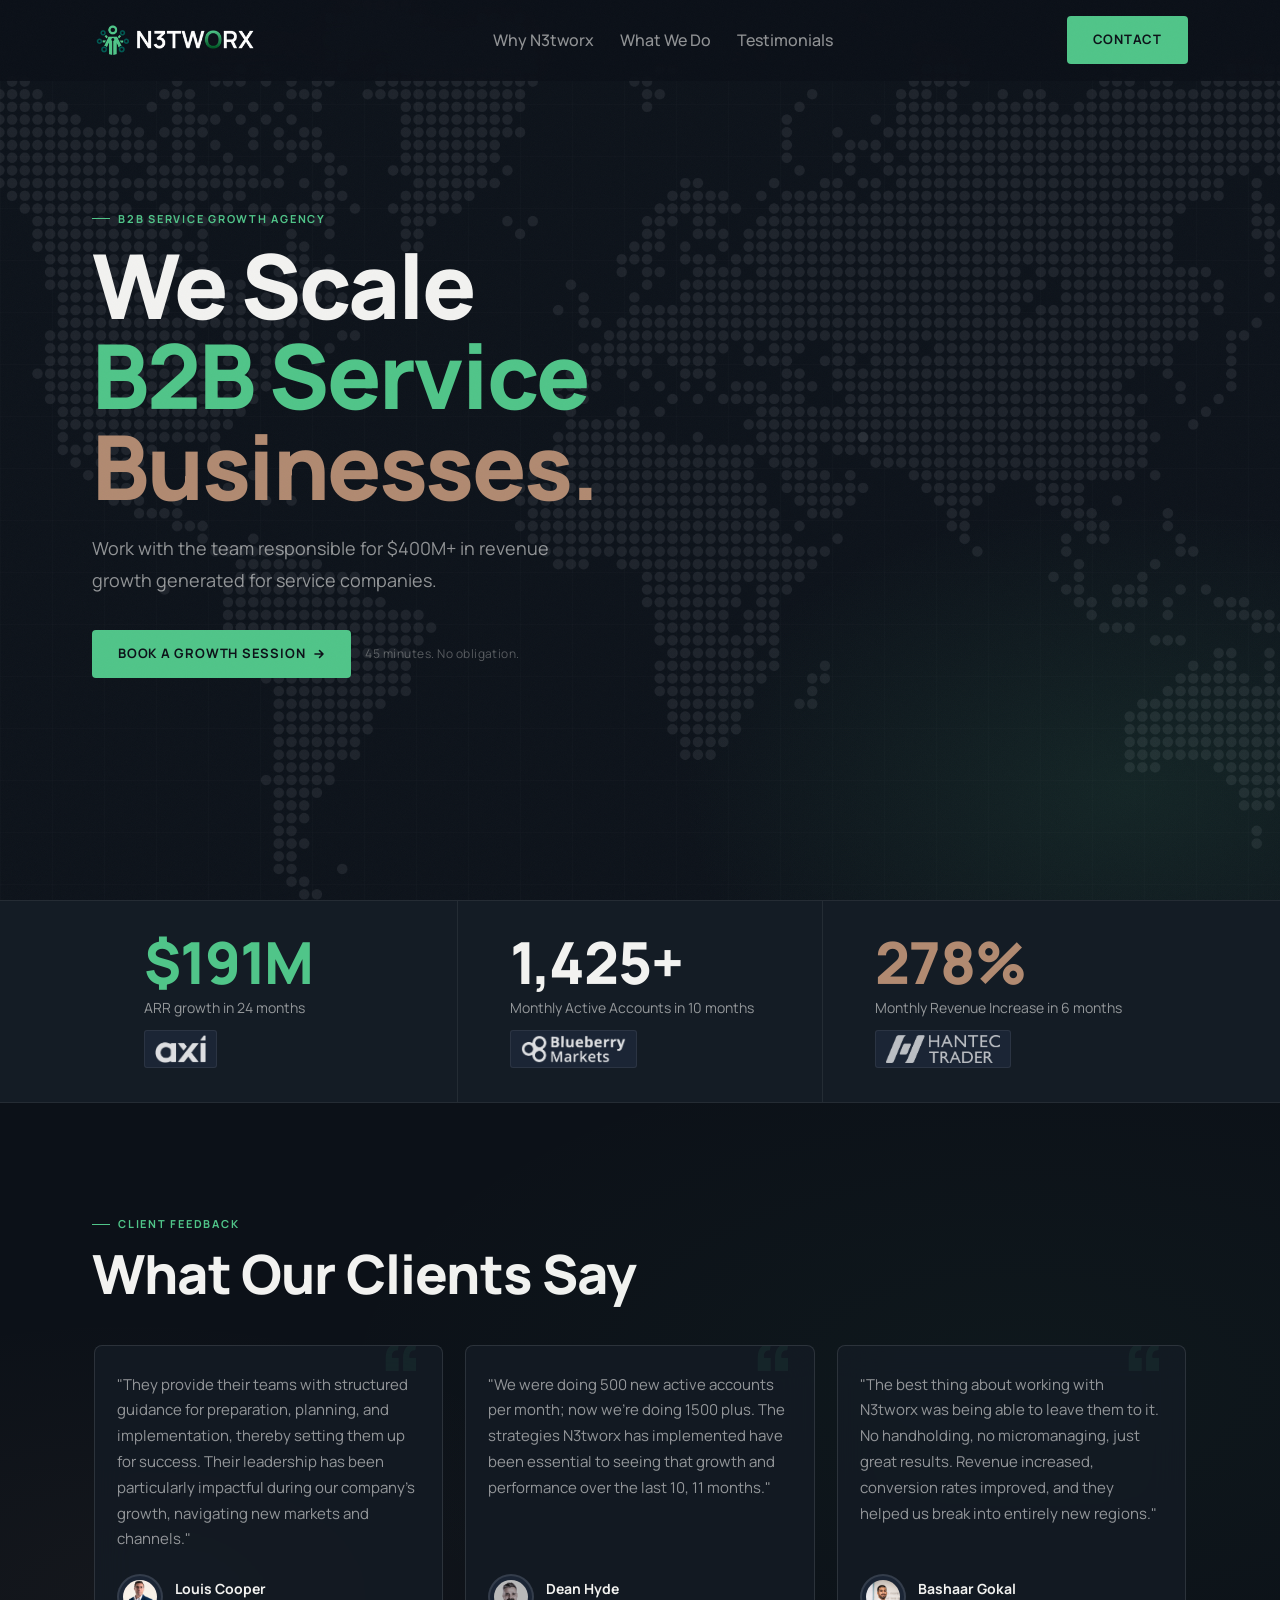
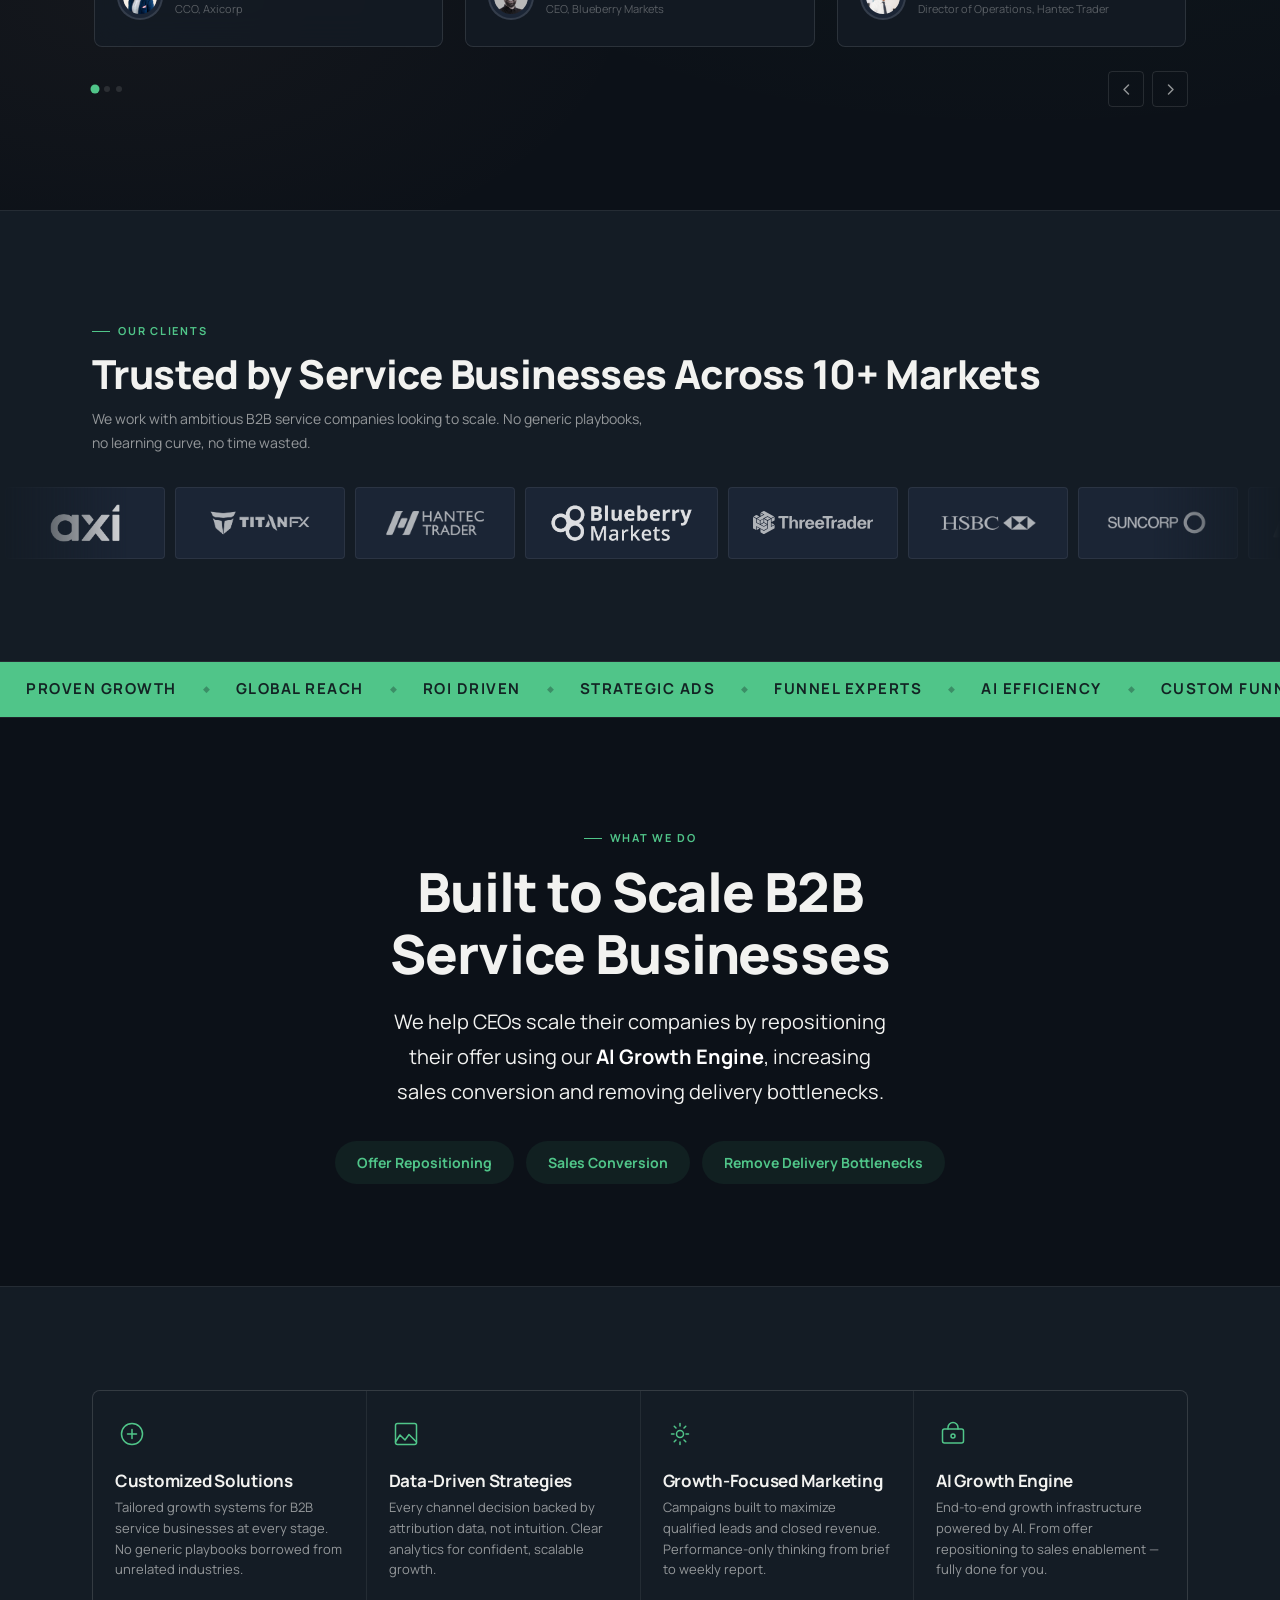
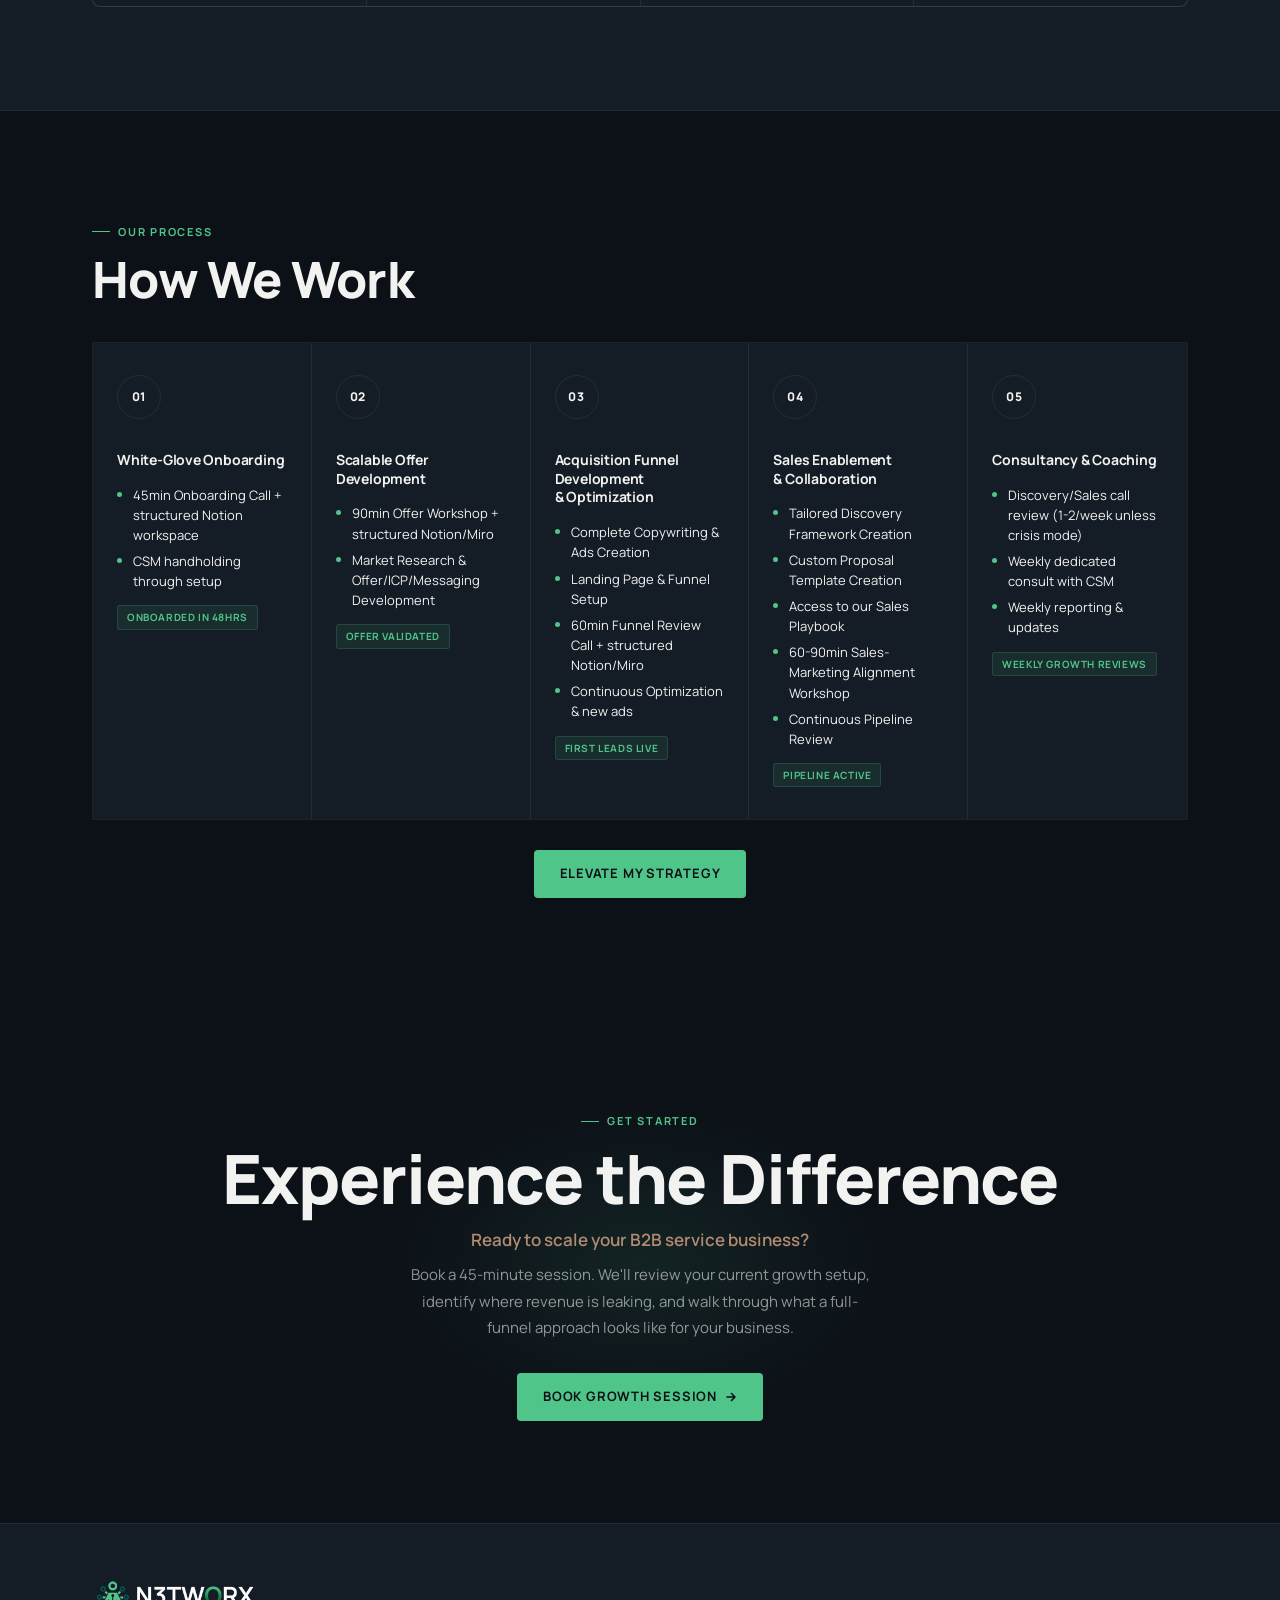
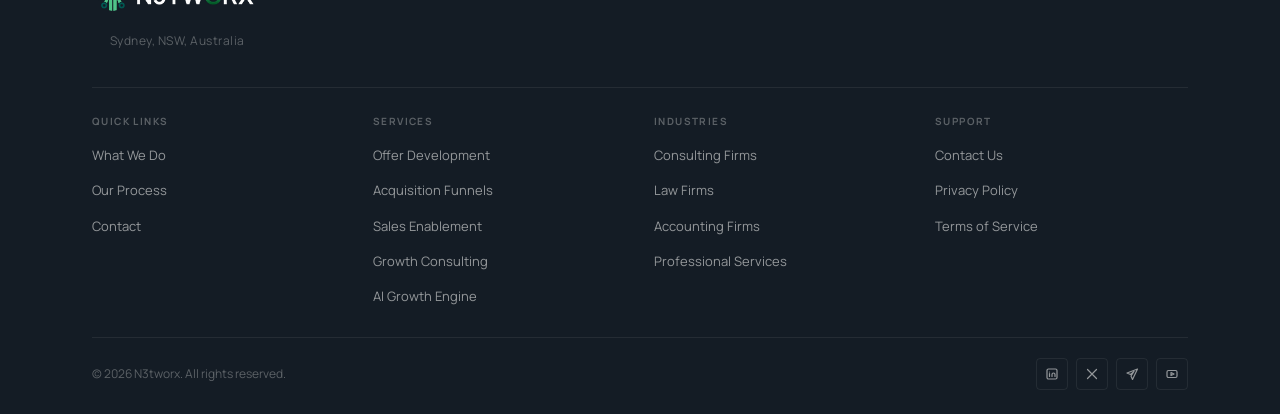
<file: index.html>
<!DOCTYPE html>
<html lang="en">
<head>
  <meta charset="UTF-8" />
  <meta name="viewport" content="width=device-width, initial-scale=1.0" />
  <title>N3TWORX | The Growth Agency for B2B Service Businesses</title>
  <meta name="description" content="N3TWORX helps B2B service businesses scale revenue with our proven AI Growth Engine. Work with the team behind $400M+ in client revenue growth." />
  <meta property="og:title" content="N3TWORX | The Growth Agency for B2B Service Businesses" />
  <meta property="og:description" content="N3TWORX helps B2B service businesses scale revenue with our proven AI Growth Engine. $400M+ in client revenue growth." />
  <meta property="og:type" content="website" />
  <meta property="og:image" content="assets/SecondaryLogo-o6o0X.png" />
  <link rel="icon" type="image/png" href="assets/Icon Logo dark.png" />
  <link rel="preconnect" href="https://fonts.googleapis.com" />
  <link rel="preconnect" href="https://fonts.gstatic.com" crossorigin />
  <link href="https://fonts.googleapis.com/css2?family=Manrope:wght@300;400;500;600;700;800&display=swap" rel="stylesheet" />
  <link rel="stylesheet" href="assets/style.css?v=2" />
  <style>
/* What We Do */
#what-we-do{background:var(--bg2);border-top:1px solid var(--border);}
.wtd-inner{text-align:center;max-width:840px;margin:0 auto;}
.wtd-inner h2{font-size:clamp(28px,4.5vw,54px);font-weight:800;margin-bottom:20px;line-height:1.15;text-wrap:balance;}
.wtd-body{font-size:clamp(16px,1.8vw,20px);color:var(--muted);line-height:1.75;max-width:720px;margin:0 auto 32px;text-wrap:balance;}
.wtd-body strong{color:#fff;}
.wtd-pills{display:flex;flex-wrap:wrap;gap:12px;justify-content:center;}
.wtd-pill{padding:10px 22px;border-radius:100px;font-size:14px;font-weight:700;border:1.5px solid var(--border-e);color:var(--emerald);background:rgba(80,197,137,.08);}
/* Process Grid */
.proc-grid{display:grid;grid-template-columns:repeat(5,1fr);gap:0;border:1px solid var(--border);border-radius:var(--radius-lg);overflow:hidden;}
.proc-grid .proc-step{padding:32px 24px;border-bottom:none!important;border-right:1px solid var(--border);flex-direction:column;align-items:flex-start;gap:18px;}
.proc-grid .p-body h4{font-size:14px;font-weight:700;line-height:1.35;margin-bottom:12px;text-wrap:balance;}
.proc-grid .proc-step:last-child{border-right:none;}
.proc-grid .p-num{width:44px;height:44px;border-radius:50%;border:1.5px solid var(--border);background:var(--bg3);display:flex;align-items:center;justify-content:center;font-size:12px;font-weight:800;letter-spacing:.06em;color:var(--subtle);min-width:unset;padding-top:0;transition:border-color .2s,color .2s;}
.proc-grid .p-active .p-num,.proc-grid .proc-step:hover .p-num{border-color:var(--emerald);color:var(--emerald);}
.proc-bullets{list-style:none;padding:0;margin:0 0 8px;}
.proc-bullets li{font-size:13px;color:var(--muted);line-height:1.55;padding:3px 0 3px 16px;position:relative;}
.proc-bullets li::before{content:'';position:absolute;left:0;top:10px;width:5px;height:5px;border-radius:50%;background:var(--emerald);}
@media(max-width:1100px){.proc-grid{grid-template-columns:repeat(3,1fr);}}
@media(max-width:900px){.proc-grid{grid-template-columns:1fr;}.proc-grid .proc-step{border-right:none!important;border-bottom:1px solid var(--border)!important;}.proc-grid .proc-step:last-child{border-bottom:none!important;}}
  </style>
  <script async src="https://www.googletagmanager.com/gtag/js?id=G-XXXXXXXXXX"></script>
  <script>window.dataLayer=window.dataLayer||[];function gtag(){dataLayer.push(arguments);}gtag('js',new Date());gtag('config','G-XXXXXXXXXX');</script>
  <!-- Meta Pixel Code -->
  <script>
  !function(f,b,e,v,n,t,s)
  {if(f.fbq)return;n=f.fbq=function(){n.callMethod?
  n.callMethod.apply(n,arguments):n.queue.push(arguments)};
  if(!f._fbq)f._fbq=n;n.push=n;n.loaded=!0;n.version='2.0';
  n.queue=[];t=b.createElement(e);t.async=!0;
  t.src=v;s=b.getElementsByTagName(e)[0];
  s.parentNode.insertBefore(t,s)}(window, document,'script',
  'https://connect.facebook.net/en_US/fbevents.js');
  fbq('init', '1268024767989132');
  fbq('track', 'PageView');
  </script>
  <noscript><img height="1" width="1" style="display:none"
  src="https://www.facebook.com/tr?id=1268024767989132&ev=PageView&noscript=1"
  /></noscript>
  <!-- End Meta Pixel Code -->
</head>
<body>

<!-- ============================================================
     NAVIGATION
     ============================================================ -->
<header id="nav" role="banner">
  <div class="nav-row">

    <a href="index.html" class="logotype" aria-label="N3TWORX home" style="display:inline-flex;align-items:center;flex-shrink:0;">
      <img src="assets/N3tworx%20logo_transparent.png"
           alt="N3TWORX"
           style="height:56px;width:auto;display:block;" />
    </a>

   <nav class="nav-links-d" aria-label="Primary navigation">
  <a href="#about">Why N3tworx</a>
  <a href="#what-we-do">What We Do</a>
  <a href="testimonials.html">Testimonials</a>
  </nav>

    <a href="https://cal.com/team/n3tworx/evaluation-vsl" class="btn-p nav-cta-d">Contact</a>

    <button class="ham" id="ham" aria-label="Toggle menu" aria-expanded="false">
      <span></span><span></span><span></span>
    </button>
  </div>

  <div class="drawer" id="drawer" aria-hidden="true" role="navigation" aria-label="Mobile navigation">
    <a href="index.html">Why N3tworx</a>
    <a href="#what-we-do">What We Do</a>
    <a href="testimonials.html">Testimonials</a>
    <a href="https://cal.com/team/n3tworx/evaluation-vsl" class="btn-p dcta"><span style="color:#0C1118!important;display:contents;">Book a Growth Session</span></a>
  </div>
</header>

<main>

<!-- ============================================================
     HERO  — world-map background
     ============================================================ -->
<section id="hero" aria-label="Hero">
  <div class="wrap">
    <div class="hero-inner">
      <div class="eyebrow">B2B Service Growth Agency</div>
      <h1 class="hero-h1">
        We Scale<br />
        <span class="g">B2B Service</span><br />
        <span class="c">Businesses.</span>
      </h1>
      <p class="hero-sub">
        Work with the team responsible for $400M+ in revenue growth generated for service companies.
      </p>
      <div class="hero-btns">
        <a href="https://cal.com/team/n3tworx/evaluation-vsl" class="btn-p">
          Book a Growth Session
          <svg width="12" height="12" viewBox="0 0 12 12" fill="none" aria-hidden="true">
            <path d="M2 6h8M6.5 2.5l3.5 3.5-3.5 3.5" stroke="currentColor" stroke-width="1.6" stroke-linecap="round" stroke-linejoin="round"/>
          </svg>
        </a>
        <span class="hero-note">45 minutes. No obligation.</span>
      </div>
    </div>
  </div>
</section>

<!-- ============================================================
     STATS
     ============================================================ -->
<section id="stats" aria-label="Client results">
  <div class="wrap">
    <div class="stats-wrap">

      <div class="stat fi">
        <div class="stat-n" data-from="50" data-to="200" data-pre="$" data-suf="M"
             style="color:var(--emerald)">$50M</div>
        <p class="stat-l">ARR growth in 24 months</p>
        <span class="stat-tag">
          <img src="assets/AXI-J4IXi.png" alt="AXI" class="stat-client-logo" style="height:48px;max-width:220px;object-fit:contain;opacity:.85;filter:brightness(0) invert(1);" />
        </span>
      </div>

      <div class="stat fi" style="transition-delay:.1s">
        <div class="stat-n" data-from="500" data-to="1500" data-suf="+">500</div>
        <p class="stat-l">Monthly Active Accounts in 10 months</p>
        <span class="stat-tag">
          <img src="assets/BLUEBERRYMARKETS-DLYk_.png" alt="Blueberry Markets" class="stat-client-logo" style="height:48px;max-width:220px;object-fit:contain;opacity:.85;filter:brightness(0) invert(1);" />
        </span>
      </div>

      <div class="stat fi" style="transition-delay:.2s">
        <div class="stat-n" data-from="0" data-to="300" data-suf="%"
             style="color:var(--copper)">0%</div>
        <p class="stat-l">Monthly Revenue Increase in 6 months</p>
        <span class="stat-tag">
          <img src="assets/htrader-logo-mono-white-rgb-AqedH.png" alt="HTrader" class="stat-client-logo" />
        </span>
      </div>

    </div>
  </div>
</section>

<!-- ============================================================
     TESTIMONIALS
     ============================================================ -->
<section id="testi" aria-label="Client testimonials">
  <div class="wrap">

    <div class="sec-hd fi">
      <div class="eyebrow">Client Feedback</div>
      <h2>What Our Clients Say</h2>
    </div>

    <div class="tc-vp" aria-roledescription="carousel">
      <div class="tc-track" id="tc-track">

        <div class="tc-slide" role="group" aria-label="Testimonial 1 of 3">
          <div class="tc-card">
            <p class="tc-quote">"They provide their teams with structured guidance for preparation, planning, and implementation, thereby setting them up for success. Their leadership has been particularly impactful during our company's growth, navigating new markets and channels."</p>
            <div class="tc-author">
              <img src="assets/LouisCooper-A6MPd.jpeg"
                   alt="Louis Cooper"
                   class="tc-av tc-av-photo" />
              <div>
                <div class="tc-name">Louis Cooper</div>
                <div class="tc-role">CCO, Axicorp</div>
              </div>
            </div>
          </div>
        </div>

        <div class="tc-slide" role="group" aria-label="Testimonial 2 of 3">
          <div class="tc-card">
            <p class="tc-quote">"We were doing 500 new active accounts per month; now we're doing 1500 plus. The strategies N3tworx has implemented have been essential to seeing that growth and performance over the last 10, 11 months."</p>
            <div class="tc-author">
              <img src="assets/DeanHyde-DkUJo.jpeg"
                   alt="Dean Hyde"
                   class="tc-av tc-av-photo" />
              <div>
                <div class="tc-name">Dean Hyde</div>
                <div class="tc-role">CEO, Blueberry Markets</div>
              </div>
            </div>
          </div>
        </div>

        <div class="tc-slide" role="group" aria-label="Testimonial 3 of 3">
          <div class="tc-card">
            <p class="tc-quote">"The best thing about working with N3tworx was being able to leave them to it. No handholding, no micromanaging, just great results. Revenue increased, conversion rates improved, and they helped us break into entirely new regions."</p>
            <div class="tc-author">
              <img src="assets/bashaar-gokal.jpg"
                   alt="Bashaar Gokal"
                   class="tc-av tc-av-photo" />
              <div>
                <div class="tc-name">Bashaar Gokal</div>
                <div class="tc-role">Director of Operations, Hantec Trader</div>
              </div>
            </div>
          </div>
        </div>

      </div>
    </div>

    <div class="tc-ctrl">
      <div class="tc-dots" role="tablist">
        <button class="tc-dot a" data-i="0" role="tab" aria-selected="true"  aria-label="Slide 1"></button>
        <button class="tc-dot"   data-i="1" role="tab" aria-selected="false" aria-label="Slide 2"></button>
        <button class="tc-dot"   data-i="2" role="tab" aria-selected="false" aria-label="Slide 3"></button>
      </div>
      <div class="tc-arrows">
        <button class="tc-arr" id="tc-prev" aria-label="Previous">
          <svg width="13" height="13" viewBox="0 0 13 13" fill="none"><path d="M8.5 2L4 6.5l4.5 4.5" stroke="currentColor" stroke-width="1.5" stroke-linecap="round" stroke-linejoin="round"/></svg>
        </button>
        <button class="tc-arr" id="tc-next" aria-label="Next">
          <svg width="13" height="13" viewBox="0 0 13 13" fill="none"><path d="M4.5 2L9 6.5 4.5 11" stroke="currentColor" stroke-width="1.5" stroke-linecap="round" stroke-linejoin="round"/></svg>
        </button>
      </div>
    </div>

  </div>
</section>

<!-- ============================================================
     CLIENT LOGO STRIP
     ============================================================ -->
<section id="logos" aria-label="Client logos">
  <div class="wrap">
    <div class="fi">
      <div class="eyebrow">Our Clients</div>
      <h2 style="font-size:clamp(22px,3.5vw,40px);">Trusted by Service Businesses Across 10+ Markets</h2>
      <p class="logos-sub">We work with ambitious B2B service companies looking to scale. No generic playbooks, no learning curve, no time wasted.</p>
    </div>
  </div>

  <div class="mq-outer" aria-hidden="true">
    <div class="mq-track">
      <!-- set 1 -->
      <div class="lg-pill"><img src="assets/AXI-J4IXi.png" alt="AXI" style="height:48px;max-width:220px;object-fit:contain;opacity:.85;filter:brightness(0) invert(1);" /></div>
      <div class="lg-pill"><img src="assets/titanfx-qf6c6.png"                   alt="TitanFX" /></div>
      <div class="lg-pill"><img src="assets/hantec-F2Cs2.png"                    alt="Hantec" /></div>
      <div class="lg-pill"><img src="assets/BLUEBERRYMARKETS-DLYk_.png" alt="Blueberry Markets" style="height:48px;max-width:220px;object-fit:contain;opacity:.85;filter:brightness(0) invert(1);" /></div>
      <div class="lg-pill"><img src="assets/logo_threetrader1-zyp-e.svg"         alt="ThreeTrader" /></div>
      <div class="lg-pill"><img src="assets/hsbc-zAUtm.png"                      alt="HSBC" /></div>
      <div class="lg-pill"><img src="assets/suncorp-amyCI.png"                   alt="Suncorp" /></div>
      <div class="lg-pill"><img src="assets/client-hantecmarkets1-d4QAI.svg"     alt="Hantec Markets" /></div>
      <div class="lg-pill"><img src="assets/client-taurex-0wyzW.svg"             alt="Taurex" /></div>
      <div class="lg-pill"><img src="assets/htrader-logo-mono-white-rgb-AqedH.png" alt="HTrader" /></div>
      <!-- set 2 (duplicate for seamless loop) -->
      <div class="lg-pill"><img src="assets/AXI-J4IXi.png" alt="AXI" style="height:48px;max-width:220px;object-fit:contain;opacity:.85;filter:brightness(0) invert(1);" /></div>
      <div class="lg-pill"><img src="assets/titanfx-qf6c6.png"                   alt="TitanFX" /></div>
      <div class="lg-pill"><img src="assets/hantec-F2Cs2.png"                    alt="Hantec" /></div>
      <div class="lg-pill"><img src="assets/BLUEBERRYMARKETS-DLYk_.png" alt="Blueberry Markets" style="height:48px;max-width:220px;object-fit:contain;opacity:.85;filter:brightness(0) invert(1);" /></div>
      <div class="lg-pill"><img src="assets/logo_threetrader1-zyp-e.svg"         alt="ThreeTrader" /></div>
      <div class="lg-pill"><img src="assets/hsbc-zAUtm.png"                      alt="HSBC" /></div>
      <div class="lg-pill"><img src="assets/suncorp-amyCI.png"                   alt="Suncorp" /></div>
      <div class="lg-pill"><img src="assets/client-hantecmarkets1-d4QAI.svg"     alt="Hantec Markets" /></div>
      <div class="lg-pill"><img src="assets/client-taurex-0wyzW.svg"             alt="Taurex" /></div>
      <div class="lg-pill"><img src="assets/htrader-logo-mono-white-rgb-AqedH.png" alt="HTrader" /></div>
    </div>
  </div>
</section>


<!-- ============================================================
     CAPABILITY MARQUEE STRIP
     ============================================================ -->
<div id="cap-strip" aria-hidden="true">
  <div style="display:flex;overflow:hidden;">
    <div class="cs-track">
      <span class="cs-item">Proven Growth</span><span class="cs-sep">◆</span>
      <span class="cs-item">Global Reach</span><span class="cs-sep">◆</span>
      <span class="cs-item">ROI Driven</span><span class="cs-sep">◆</span>
      <span class="cs-item">Strategic Ads</span><span class="cs-sep">◆</span>
      <span class="cs-item">Funnel Experts</span><span class="cs-sep">◆</span>
      <span class="cs-item">AI Efficiency</span><span class="cs-sep">◆</span>
      <span class="cs-item">Custom Funnels</span><span class="cs-sep">◆</span>
      <span class="cs-item">Engagement Boost</span><span class="cs-sep">◆</span>
      <span class="cs-item">Community Building</span><span class="cs-sep">◆</span>
      <span class="cs-item">Lifecycle Partners</span><span class="cs-sep">◆</span>
      <span class="cs-item">Conversion Mastery</span><span class="cs-sep">◆</span>
      <span class="cs-item">Proven Growth</span><span class="cs-sep">◆</span>
      <span class="cs-item">Global Reach</span><span class="cs-sep">◆</span>
      <span class="cs-item">ROI Driven</span><span class="cs-sep">◆</span>
      <span class="cs-item">Strategic Ads</span><span class="cs-sep">◆</span>
      <span class="cs-item">Funnel Experts</span><span class="cs-sep">◆</span>
      <span class="cs-item">AI Efficiency</span><span class="cs-sep">◆</span>
      <span class="cs-item">Custom Funnels</span><span class="cs-sep">◆</span>
      <span class="cs-item">Engagement Boost</span><span class="cs-sep">◆</span>
      <span class="cs-item">Community Building</span><span class="cs-sep">◆</span>
      <span class="cs-item">Lifecycle Partners</span><span class="cs-sep">◆</span>
      <span class="cs-item">Conversion Mastery</span><span class="cs-sep">◆</span>
    </div>
  </div>
</div>

<!-- ============================================================
     WHAT WE DO
     ============================================================ -->
<section id="what-we-do" aria-label="What we do">
  <div class="wrap">
    <div class="wtd-inner fi">
      <div class="eyebrow">What We Do</div>
      <h2>Built to Scale B2B Service Businesses</h2>
      <p class="wtd-body">We help CEOs scale their companies by repositioning their offer using our <strong>AI Growth Engine</strong>, increasing sales conversion and removing delivery bottlenecks.</p>
      <div class="wtd-pills">
        <span class="wtd-pill">Offer Repositioning</span>
        <span class="wtd-pill">Sales Conversion</span>
        <span class="wtd-pill">Remove Delivery Bottlenecks</span>
      </div>
    </div>
  </div>
</section>

<!-- ============================================================
     VALUE PROPS
     ============================================================ -->
<section id="vals" aria-label="Value propositions">
  <div class="wrap">
    <div class="val-g">
      <div class="val-item fi"><svg class="val-ico" viewBox="0 0 34 34" fill="none"><path d="M6.5 17c0-5.799 4.701-10.5 10.5-10.5S27.5 11.201 27.5 17 22.799 27.5 17 27.5 6.5 22.799 6.5 17z" stroke="currentColor" stroke-width="1.5"/><path d="M12.5 17h9M17 12.5v9" stroke="currentColor" stroke-width="1.5" stroke-linecap="round"/></svg><h3>Customized Solutions</h3><p>Tailored growth systems for B2B service businesses at every stage. No generic playbooks borrowed from unrelated industries.</p></div>
      <div class="val-item fi" style="transition-delay:.1s"><svg class="val-ico" viewBox="0 0 34 34" fill="none"><path d="M6.5 25L11 18l5 5 4-5.5 7.5 7.5" stroke="currentColor" stroke-width="1.5" stroke-linecap="round" stroke-linejoin="round"/><rect x="6.5" y="6.5" width="21" height="21" rx="2" stroke="currentColor" stroke-width="1.5"/></svg><h3>Data-Driven Strategies</h3><p>Every channel decision backed by attribution data, not intuition. Clear analytics for confident, scalable growth.</p></div>
      <div class="val-item fi" style="transition-delay:.2s"><svg class="val-ico" viewBox="0 0 34 34" fill="none"><path d="M17 6.5v2.5M22.77 9.23l-1.77 1.77M25.5 17H23M22.77 24.77l-1.77-1.77M17 27.5V25M11.23 24.77l1.77-1.77M8.5 17H11M11.23 9.23l1.77 1.77" stroke="currentColor" stroke-width="1.5" stroke-linecap="round"/><circle cx="17" cy="17" r="3.5" stroke="currentColor" stroke-width="1.5"/></svg><h3>Growth-Focused Marketing</h3><p>Campaigns built to maximize qualified leads and closed revenue. Performance-only thinking from brief to weekly report.</p></div>
      <div class="val-item fi" style="transition-delay:.3s"><svg class="val-ico" viewBox="0 0 34 34" fill="none"><rect x="6.5" y="12" width="21" height="14" rx="2" stroke="currentColor" stroke-width="1.5"/><path d="M12 12v-1.5a5 5 0 0 1 10 0V12" stroke="currentColor" stroke-width="1.5" stroke-linecap="round"/><circle cx="17" cy="19" r="2" stroke="currentColor" stroke-width="1.5"/></svg><h3>AI Growth Engine</h3><p>End-to-end growth infrastructure powered by AI. From offer repositioning to sales enablement — fully done for you.</p></div>
    </div>
  </div>
</section>

<!-- ============================================================
     PROCESS
     ============================================================ -->
<section id="process" aria-label="How we work">
  <div class="wrap">
    <div class="fi">
      <div class="eyebrow">Our Process</div>
      <h2 style="font-size:clamp(26px,4.5vw,50px);">How We Work</h2>
    </div>
    <div class="proc-list proc-grid">
      <div class="proc-step fi">
        <div class="p-num">01</div>
        <div class="p-body">
          <h4>White-Glove Onboarding</h4>
          <ul class="proc-bullets">
            <li>45min Onboarding Call + structured Notion workspace</li>
            <li>CSM handholding through setup</li>
          </ul>
          <span class="ms">Onboarded in 48hrs</span>
        </div>
      </div>
      <div class="proc-step fi" style="transition-delay:.07s">
        <div class="p-num">02</div>
        <div class="p-body">
          <h4>Scalable Offer Development</h4>
          <ul class="proc-bullets">
            <li>90min Offer Workshop + structured Notion/Miro</li>
            <li>Market Research &amp; Offer/ICP/Messaging Development</li>
          </ul>
          <span class="ms">Offer Validated</span>
        </div>
      </div>
      <div class="proc-step fi" style="transition-delay:.14s">
        <div class="p-num">03</div>
        <div class="p-body">
          <h4>Acquisition Funnel Development &amp; Optimization</h4>
          <ul class="proc-bullets">
            <li>Complete Copywriting &amp; Ads Creation</li>
            <li>Landing Page &amp; Funnel Setup</li>
            <li>60min Funnel Review Call + structured Notion/Miro</li>
            <li>Continuous Optimization &amp; new ads</li>
          </ul>
          <span class="ms">First Leads Live</span>
        </div>
      </div>
      <div class="proc-step fi" style="transition-delay:.21s">
        <div class="p-num">04</div>
        <div class="p-body">
          <h4>Sales Enablement &amp; Collaboration</h4>
          <ul class="proc-bullets">
            <li>Tailored Discovery Framework Creation</li>
            <li>Custom Proposal Template Creation</li>
            <li>Access to our Sales Playbook</li>
            <li>60-90min Sales-Marketing Alignment Workshop</li>
            <li>Continuous Pipeline Review</li>
          </ul>
          <span class="ms">Pipeline Active</span>
        </div>
      </div>
      <div class="proc-step fi" style="transition-delay:.28s">
        <div class="p-num">05</div>
        <div class="p-body">
          <h4>Consultancy &amp; Coaching</h4>
          <ul class="proc-bullets">
            <li>Discovery/Sales call review (1-2/week unless crisis mode)</li>
            <li>Weekly dedicated consult with CSM</li>
            <li>Weekly reporting &amp; updates</li>
          </ul>
          <span class="ms">Weekly Growth Reviews</span>
        </div>
      </div>
    </div>
    <div class="proc-foot fi">
      <a href="https://cal.com/team/n3tworx/evaluation-vsl" class="btn-p">Elevate My Strategy</a>
    </div>
  </div>
</section>


<!-- ============================================================
     FINAL CTA
     ============================================================ -->
<section id="cta-final" aria-label="Book a growth session">
  <div class="wrap">
    <div class="ctaf fi">
      <div class="eyebrow" style="justify-content:center;">Get Started</div>
      <h2>Experience the Difference</h2>
      <p class="sub">Ready to scale your B2B service business?</p>
      <p class="body">Book a 45-minute session. We'll review your current growth setup, identify where revenue is leaking, and walk through what a full-funnel approach looks like for your business.</p>
      <a href="https://cal.com/team/n3tworx/evaluation-vsl" class="btn-p">
        Book Growth Session
        <svg width="12" height="12" viewBox="0 0 12 12" fill="none"><path d="M2 6h8M6.5 2.5l3.5 3.5-3.5 3.5" stroke="currentColor" stroke-width="1.6" stroke-linecap="round" stroke-linejoin="round"/></svg>
      </a>
    </div>
  </div>
</section>

</main>

<!-- ============================================================
     FOOTER
     ============================================================ -->
<footer id="footer" aria-label="Site footer">
  <div class="wrap">

    <div class="foot-brand">
      <a href="index.html" class="logotype" aria-label="N3TWORX home" style="padding:0;margin:0;">
        <img src="assets/N3tworx%20logo_transparent.png" alt="N3TWORX" style="height:56px;width:auto;display:block;" />
      </a>
      
      <p class="foot-loc">Sydney, NSW, Australia</p>
    </div>

    <div class="foot-grid">
      <div class="foot-col"><h4>Quick Links</h4><ul><li><a href="#what-we-do">What We Do</a></li><li><a href="#process">Our Process</a></li><li><a href="https://cal.com/team/n3tworx/evaluation-vsl">Contact</a></li></ul></div>
      <div class="foot-col"><h4>Services</h4><ul><li><a href="#what-we-do">Offer Development</a></li><li><a href="#what-we-do">Acquisition Funnels</a></li><li><a href="#what-we-do">Sales Enablement</a></li><li><a href="#what-we-do">Growth Consulting</a></li><li><a href="#what-we-do">AI Growth Engine</a></li></ul></div>
      <div class="foot-col"><h4>Industries</h4><ul><li><a href="#">Consulting Firms</a></li><li><a href="#">Law Firms</a></li><li><a href="#">Accounting Firms</a></li><li><a href="#">Professional Services</a></li></ul></div>
      <div class="foot-col"><h4>Support</h4><ul><li><a href="https://cal.com/team/n3tworx/evaluation-vsl">Contact Us</a></li><li><a href="privacy-policy.html">Privacy Policy</a></li><li><a href="terms-of-service.html">Terms of Service</a></li></ul></div>
    </div>

    <div class="foot-bot">
      <p class="foot-copy">&copy; 2026 N3tworx. All rights reserved.</p>
      <div class="soc">
        <a href="#" aria-label="LinkedIn"><svg width="14" height="14" viewBox="0 0 14 14" fill="none"><rect x="2" y="2" width="10" height="10" rx="1.5" stroke="currentColor" stroke-width="1.2"/><path d="M4.5 6.5v3M4.5 5v.01M7 9.5V7.5A1.5 1.5 0 0 1 10 7.5v2" stroke="currentColor" stroke-width="1.2" stroke-linecap="round"/></svg></a>
        <a href="#" aria-label="X / Twitter"><svg width="14" height="14" viewBox="0 0 14 14" fill="none"><path d="M2.5 2.5l9 9M11.5 2.5l-9 9" stroke="currentColor" stroke-width="1.2" stroke-linecap="round"/></svg></a>
        <a href="#" aria-label="Telegram"><svg width="14" height="14" viewBox="0 0 14 14" fill="none"><path d="M12.5 2L2 6l3.5 1.5L9 4.5 6 9l1.5 3.5L12.5 2z" stroke="currentColor" stroke-width="1.2" stroke-linecap="round" stroke-linejoin="round"/></svg></a>
        <a href="#" aria-label="YouTube"><svg width="14" height="14" viewBox="0 0 14 14" fill="none"><rect x="2" y="3.5" width="10" height="7" rx="1.5" stroke="currentColor" stroke-width="1.2"/><path d="M6 5.5l3 1.5-3 1.5V5.5z" stroke="currentColor" stroke-width="1.2" stroke-linejoin="round"/></svg></a>
      </div>
    </div>

  </div>
</footer>

<div class="stk">
  <a href="https://cal.com/team/n3tworx/evaluation-vsl">Book a Call</a>
</div>

<button id="btt" aria-label="Back to top">
  <svg width="12" height="12" viewBox="0 0 12 12" fill="none"><path d="M6 9.5V2.5M2.5 6L6 2.5 9.5 6" stroke="currentColor" stroke-width="1.6" stroke-linecap="round" stroke-linejoin="round"/></svg>
</button>

<script>
const nav=document.getElementById('nav'),btt=document.getElementById('btt');
window.addEventListener('scroll',()=>{nav.classList.toggle('sc',scrollY>20);btt.classList.toggle('sh',scrollY>500);},{passive:true});
btt.addEventListener('click',()=>window.scrollTo({top:0,behavior:'smooth'}));
const ham=document.getElementById('ham'),drawer=document.getElementById('drawer');
ham.addEventListener('click',()=>{const o=drawer.classList.toggle('o');ham.classList.toggle('o',o);ham.setAttribute('aria-expanded',o);drawer.setAttribute('aria-hidden',!o);});
drawer.querySelectorAll('a').forEach(a=>a.addEventListener('click',()=>{drawer.classList.remove('o');ham.classList.remove('o');ham.setAttribute('aria-expanded','false');}));
document.querySelectorAll('a[href^="#"]').forEach(a=>a.addEventListener('click',e=>{const t=document.querySelector(a.getAttribute('href'));if(t){e.preventDefault();window.scrollTo({top:t.getBoundingClientRect().top+scrollY-80,behavior:'smooth',});}}));
const fo=new IntersectionObserver(es=>es.forEach(e=>{if(e.isIntersecting){e.target.classList.add('v');fo.unobserve(e.target);}}),{threshold:.12});
document.querySelectorAll('.fi').forEach(el=>fo.observe(el));
function runCount(el){const pre=el.dataset.pre||'',suf=el.dataset.suf||'',from=+(el.dataset.from||0),to=+(el.dataset.to||0),dur=1600,t0=performance.now(),ease=t=>1-Math.pow(1-t,3);(function tick(now){const p=Math.min((now-t0)/dur,1);el.textContent=pre+Math.round(from+(to-from)*ease(p)).toLocaleString()+suf;if(p<1)requestAnimationFrame(tick);})(t0);}
const co=new IntersectionObserver(es=>es.forEach(e=>{if(e.isIntersecting){runCount(e.target);co.unobserve(e.target);}}),{threshold:.5});
document.querySelectorAll('[data-to]').forEach(el=>co.observe(el));
const track=document.getElementById('tc-track'),slides=track.querySelectorAll('.tc-slide'),dots=document.querySelectorAll('.tc-dot');
let cur=0,ato;
function isMob(){return window.innerWidth<900;}
function goTo(n){cur=(n+slides.length)%slides.length;track.style.transform=isMob()?`translateX(-${cur*100}%)`:'none';dots.forEach((d,i)=>{d.classList.toggle('a',i===cur);d.setAttribute('aria-selected',i===cur);});}
function resetAuto(){clearInterval(ato);ato=setInterval(()=>goTo(cur+1),5000);}
dots.forEach((d,i)=>d.addEventListener('click',()=>{goTo(i);resetAuto();}));
document.getElementById('tc-prev').addEventListener('click',()=>{goTo(cur-1);resetAuto();});
document.getElementById('tc-next').addEventListener('click',()=>{goTo(cur+1);resetAuto();});
let tx=null;
track.addEventListener('touchstart',e=>{tx=e.touches[0].clientX;},{passive:true});
track.addEventListener('touchend',e=>{if(tx===null)return;const dx=e.changedTouches[0].clientX-tx;if(Math.abs(dx)>40){goTo(dx<0?cur+1:cur-1);resetAuto();}tx=null;},{passive:true});
window.addEventListener('resize',()=>goTo(cur),{passive:true});
goTo(0);resetAuto();
const ds=document.createElement('style');
ds.textContent='@media(min-width:900px){#tc-track{display:grid!important;grid-template-columns:repeat(3,1fr);gap:18px;transform:none!important;}.tc-slide{min-width:unset!important;}}';
document.head.appendChild(ds);
document.querySelectorAll('.faq-btn').forEach(btn=>btn.addEventListener('click',()=>{const ans=btn.nextElementSibling,was=btn.classList.contains('o');document.querySelectorAll('.faq-btn.o').forEach(b=>{b.classList.remove('o');b.setAttribute('aria-expanded','false');b.nextElementSibling.classList.remove('o');});if(!was){btn.classList.add('o');btn.setAttribute('aria-expanded','true');ans.classList.add('o');}}));
document.querySelectorAll('.mq-track,.cs-track').forEach(el=>{el.addEventListener('mouseenter',()=>el.style.animationPlayState='paused');el.addEventListener('mouseleave',()=>el.style.animationPlayState='running');});
</script>

<!-- CONTACT MODAL -->
<div id="contact-modal" role="dialog" aria-modal="true" aria-label="Contact N3TWORX" style="display:none;position:fixed;inset:0;z-index:9999;align-items:center;justify-content:center;">
  <div id="contact-backdrop" style="position:absolute;inset:0;background:rgba(0,0,0,.72);backdrop-filter:blur(4px);"></div>
  <div style="position:relative;width:min(680px,94vw);max-height:90vh;background:#141C25;border:1px solid rgba(80,197,137,.18);border-radius:12px;overflow:hidden;display:flex;flex-direction:column;">
    <button id="contact-close" aria-label="Close" style="position:absolute;top:14px;right:16px;background:none;border:none;cursor:pointer;color:#8899aa;font-size:20px;line-height:1;z-index:1;">&#x2715;</button>
    <iframe src="https://links.n3tworx.io/widget/form/weLvvNGgnZuVkZBgmZsx" title="Contact N3TWORX" style="width:100%;height:600px;border:none;display:block;" loading="lazy" allowfullscreen></iframe>
  </div>
</div>
<script>
(function(){
  var modal=document.getElementById('contact-modal');
  var backdrop=document.getElementById('contact-backdrop');
  var closeBtn=document.getElementById('contact-close');
  function openModal(e){e.preventDefault();modal.style.display='flex';document.body.style.overflow='hidden';}
  function closeModal(){modal.style.display='none';document.body.style.overflow='';}
  document.querySelectorAll('a[data-contact-modal]').forEach(function(a){a.addEventListener('click',openModal);});
  backdrop.addEventListener('click',closeModal);
  closeBtn.addEventListener('click',closeModal);
  document.addEventListener('keydown',function(e){if(e.key==='Escape')closeModal();});
})();
</script>
</body>
</html>
</file>
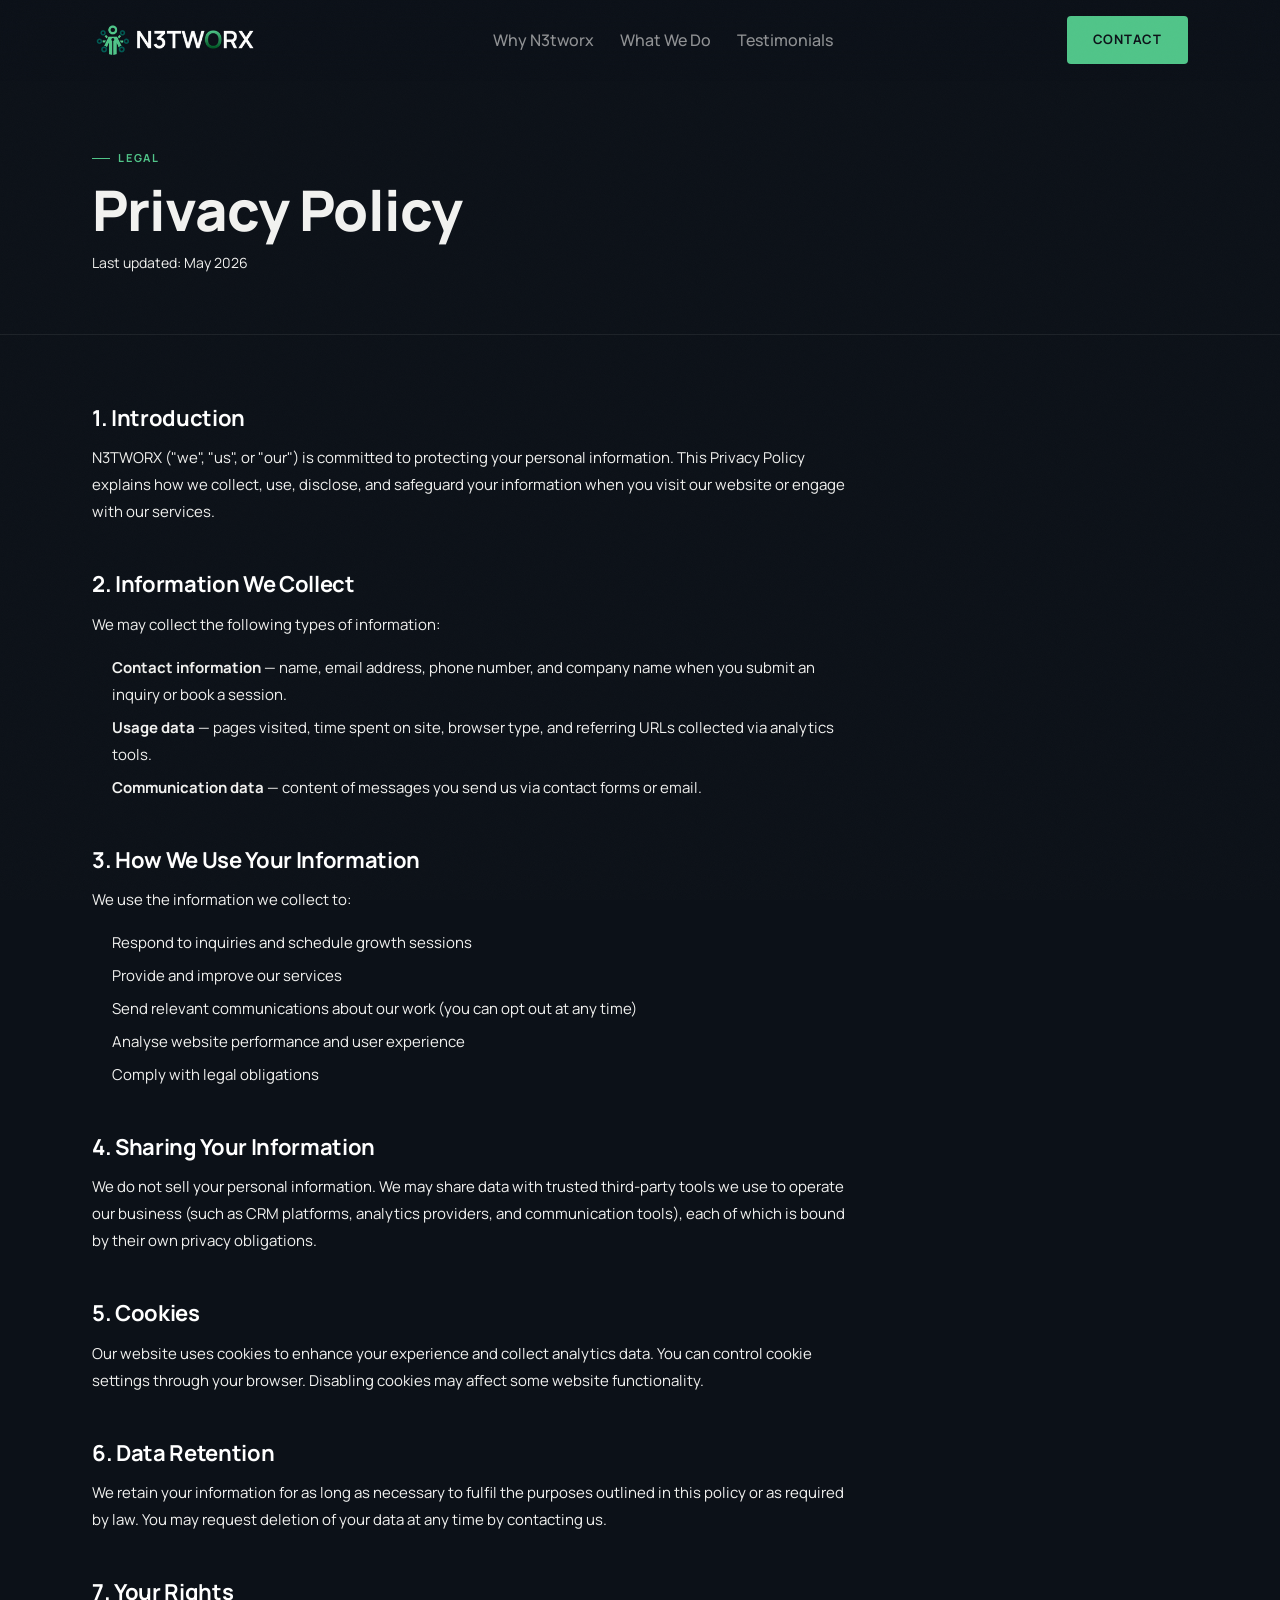
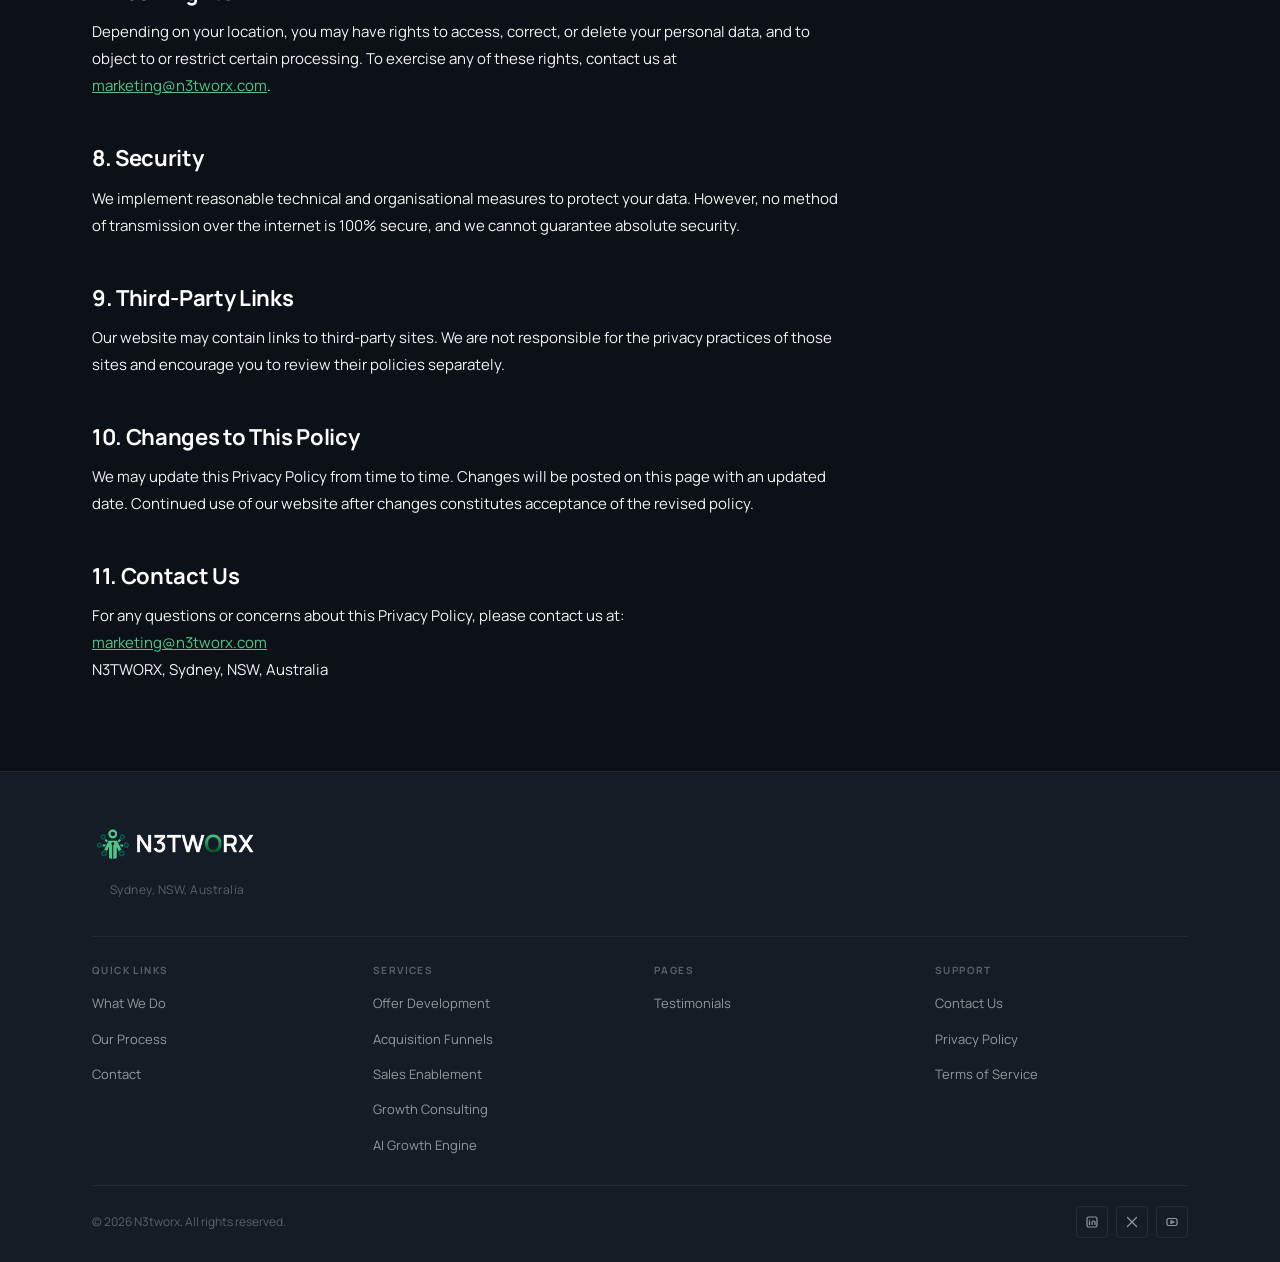
<file: privacy-policy.html>
<!DOCTYPE html>
<html lang="en">
<head>
  <meta charset="UTF-8" />
  <meta name="viewport" content="width=device-width, initial-scale=1.0" />
  <title>Privacy Policy | N3TWORX</title>
  <meta name="description" content="N3TWORX Privacy Policy — how we collect, use, and protect your data." />
  <link rel="icon" type="image/png" href="assets/Icon Logo dark.png" />
  <link rel="preconnect" href="https://fonts.googleapis.com" />
  <link rel="preconnect" href="https://fonts.gstatic.com" crossorigin />
  <link href="https://fonts.googleapis.com/css2?family=Manrope:wght@300;400;500;600;700;800&display=swap" rel="stylesheet" />
  <link rel="stylesheet" href="assets/style.css?v=2" />
  <style>
    .legal-hero{padding:140px 0 60px;background:var(--bg1);border-bottom:1px solid var(--border);}
    .legal-hero h1{font-size:clamp(32px,5vw,56px);font-weight:800;margin-bottom:12px;}
    .legal-meta{font-size:14px;color:var(--subtle);}
    .legal-body{padding:72px 0;background:var(--bg0);}
    .legal-content{max-width:760px;}
    .legal-content h2{font-size:22px;font-weight:700;color:#fff;margin:48px 0 14px;}
    .legal-content h2:first-child{margin-top:0;}
    .legal-content p{font-size:15px;color:var(--muted);line-height:1.8;margin-bottom:16px;}
    .legal-content ul{padding-left:20px;margin-bottom:16px;}
    .legal-content ul li{font-size:15px;color:var(--muted);line-height:1.8;margin-bottom:6px;}
    .legal-content a{color:var(--emerald);text-decoration:underline;}
  </style>
  <!-- Meta Pixel Code -->
  <script>
  !function(f,b,e,v,n,t,s)
  {if(f.fbq)return;n=f.fbq=function(){n.callMethod?
  n.callMethod.apply(n,arguments):n.queue.push(arguments)};
  if(!f._fbq)f._fbq=n;n.push=n;n.loaded=!0;n.version='2.0';
  n.queue=[];t=b.createElement(e);t.async=!0;
  t.src=v;s=b.getElementsByTagName(e)[0];
  s.parentNode.insertBefore(t,s)}(window, document,'script',
  'https://connect.facebook.net/en_US/fbevents.js');
  fbq('init', '1268024767989132');
  fbq('track', 'PageView');
  </script>
  <noscript><img height="1" width="1" style="display:none"
  src="https://www.facebook.com/tr?id=1268024767989132&ev=PageView&noscript=1"
  /></noscript>
  <!-- End Meta Pixel Code -->
</head>
<body>

<header id="nav" role="banner">
  <div class="nav-row">
    <a href="index.html" class="logotype" aria-label="N3TWORX home" style="display:inline-flex;align-items:center;flex-shrink:0;">
      <img src="assets/N3tworx%20logo_transparent.png" alt="N3TWORX" style="height:56px;width:auto;display:block;" />
    </a>
    <nav class="nav-links-d" aria-label="Primary navigation">
      <a href="index.html">Why N3tworx</a>
      <a href="index.html#what-we-do">What We Do</a>
      <a href="testimonials.html">Testimonials</a>
    </nav>
    <a href="https://cal.com/team/n3tworx/evaluation-vsl" class="btn-p nav-cta-d">Contact</a>
    <button class="ham" id="ham" aria-label="Toggle menu" aria-expanded="false">
      <span></span><span></span><span></span>
    </button>
  </div>
  <div class="drawer" id="drawer" aria-hidden="true" role="navigation" aria-label="Mobile navigation">
    <a href="index.html">Why N3tworx</a>
    <a href="index.html#what-we-do">What We Do</a>
    <a href="testimonials.html">Testimonials</a>
    <a href="https://cal.com/team/n3tworx/evaluation-vsl" class="btn-p dcta"><span style="color:#0C1118!important;display:contents;">Book a Growth Session</span></a>
  </div>
</header>

<main>
  <section class="legal-hero">
    <div class="wrap">
      <div class="eyebrow">Legal</div>
      <h1>Privacy Policy</h1>
      <p class="legal-meta">Last updated: May 2026</p>
    </div>
  </section>

  <section class="legal-body">
    <div class="wrap">
      <div class="legal-content">

        <h2>1. Introduction</h2>
        <p>N3TWORX ("we", "us", or "our") is committed to protecting your personal information. This Privacy Policy explains how we collect, use, disclose, and safeguard your information when you visit our website or engage with our services.</p>

        <h2>2. Information We Collect</h2>
        <p>We may collect the following types of information:</p>
        <ul>
          <li><strong>Contact information</strong> — name, email address, phone number, and company name when you submit an inquiry or book a session.</li>
          <li><strong>Usage data</strong> — pages visited, time spent on site, browser type, and referring URLs collected via analytics tools.</li>
          <li><strong>Communication data</strong> — content of messages you send us via contact forms or email.</li>
        </ul>

        <h2>3. How We Use Your Information</h2>
        <p>We use the information we collect to:</p>
        <ul>
          <li>Respond to inquiries and schedule growth sessions</li>
          <li>Provide and improve our services</li>
          <li>Send relevant communications about our work (you can opt out at any time)</li>
          <li>Analyse website performance and user experience</li>
          <li>Comply with legal obligations</li>
        </ul>

        <h2>4. Sharing Your Information</h2>
        <p>We do not sell your personal information. We may share data with trusted third-party tools we use to operate our business (such as CRM platforms, analytics providers, and communication tools), each of which is bound by their own privacy obligations.</p>

        <h2>5. Cookies</h2>
        <p>Our website uses cookies to enhance your experience and collect analytics data. You can control cookie settings through your browser. Disabling cookies may affect some website functionality.</p>

        <h2>6. Data Retention</h2>
        <p>We retain your information for as long as necessary to fulfil the purposes outlined in this policy or as required by law. You may request deletion of your data at any time by contacting us.</p>

        <h2>7. Your Rights</h2>
        <p>Depending on your location, you may have rights to access, correct, or delete your personal data, and to object to or restrict certain processing. To exercise any of these rights, contact us at <a href="mailto:marketing@n3tworx.com">marketing@n3tworx.com</a>.</p>

        <h2>8. Security</h2>
        <p>We implement reasonable technical and organisational measures to protect your data. However, no method of transmission over the internet is 100% secure, and we cannot guarantee absolute security.</p>

        <h2>9. Third-Party Links</h2>
        <p>Our website may contain links to third-party sites. We are not responsible for the privacy practices of those sites and encourage you to review their policies separately.</p>

        <h2>10. Changes to This Policy</h2>
        <p>We may update this Privacy Policy from time to time. Changes will be posted on this page with an updated date. Continued use of our website after changes constitutes acceptance of the revised policy.</p>

        <h2>11. Contact Us</h2>
        <p>For any questions or concerns about this Privacy Policy, please contact us at:<br />
        <a href="mailto:marketing@n3tworx.com">marketing@n3tworx.com</a><br />
        N3TWORX, Sydney, NSW, Australia</p>

      </div>
    </div>
  </section>
</main>

<footer id="footer" aria-label="Site footer">
  <div class="wrap">
    <div class="foot-brand">
      <a href="index.html" class="logotype" aria-label="N3TWORX home" style="padding:0;margin:0;">
        <img src="assets/N3tworx%20logo_transparent.png" alt="N3TWORX" style="height:56px;width:auto;display:block;" />
      </a>
      
      <p class="foot-loc">Sydney, NSW, Australia</p>
    </div>
    <div class="foot-grid">
      <div class="foot-col"><h4>Quick Links</h4><ul>
        <li><a href="index.html#what-we-do">What We Do</a></li>
        <li><a href="index.html#process">Our Process</a></li>
        <li><a href="https://cal.com/team/n3tworx/evaluation-vsl">Contact</a></li>
      </ul></div>
      <div class="foot-col"><h4>Services</h4><ul>
        <li><a href="index.html#what-we-do">Offer Development</a></li>
        <li><a href="index.html#what-we-do">Acquisition Funnels</a></li>
        <li><a href="index.html#what-we-do">Sales Enablement</a></li>
        <li><a href="index.html#what-we-do">Growth Consulting</a></li>
        <li><a href="index.html#what-we-do">AI Growth Engine</a></li>
      </ul></div>
      <div class="foot-col"><h4>Pages</h4><ul>
        <li><a href="testimonials.html">Testimonials</a></li>
      </ul></div>
      <div class="foot-col"><h4>Support</h4><ul>
        <li><a href="https://cal.com/team/n3tworx/evaluation-vsl">Contact Us</a></li>
        <li><a href="privacy-policy.html">Privacy Policy</a></li>
        <li><a href="terms-of-service.html">Terms of Service</a></li>
      </ul></div>
    </div>
    <div class="foot-bot">
      <p class="foot-copy">&copy; 2026 N3tworx. All rights reserved.</p>
      <div class="soc">
        <a href="#" aria-label="LinkedIn"><svg width="14" height="14" viewBox="0 0 14 14" fill="none"><rect x="2" y="2" width="10" height="10" rx="1.5" stroke="currentColor" stroke-width="1.2"/><path d="M4.5 6.5v3M4.5 5v.01M7 9.5V7.5A1.5 1.5 0 0 1 10 7.5v2" stroke="currentColor" stroke-width="1.2" stroke-linecap="round"/></svg></a>
        <a href="#" aria-label="X / Twitter"><svg width="14" height="14" viewBox="0 0 14 14" fill="none"><path d="M2.5 2.5l9 9M11.5 2.5l-9 9" stroke="currentColor" stroke-width="1.2" stroke-linecap="round"/></svg></a>
        <a href="#" aria-label="YouTube"><svg width="14" height="14" viewBox="0 0 14 14" fill="none"><rect x="2" y="3.5" width="10" height="7" rx="1.5" stroke="currentColor" stroke-width="1.2"/><path d="M6 5.5l3 1.5-3 1.5V5.5z" stroke="currentColor" stroke-width="1.2" stroke-linejoin="round"/></svg></a>
      </div>
    </div>
  </div>
</footer>

<div class="stk">
  <a href="https://cal.com/team/n3tworx/evaluation-vsl">Book a Call</a>
</div>
<button id="btt" aria-label="Back to top">
  <svg width="12" height="12" viewBox="0 0 12 12" fill="none"><path d="M6 9.5V2.5M2.5 6L6 2.5 9.5 6" stroke="currentColor" stroke-width="1.6" stroke-linecap="round" stroke-linejoin="round"/></svg>
</button>

<script>
const nav=document.getElementById('nav'),btt=document.getElementById('btt');
window.addEventListener('scroll',()=>{nav.classList.toggle('sc',scrollY>20);btt.classList.toggle('sh',scrollY>500);},{passive:true});
btt.addEventListener('click',()=>window.scrollTo({top:0,behavior:'smooth'}));
const ham=document.getElementById('ham'),drawer=document.getElementById('drawer');
ham.addEventListener('click',()=>{const o=drawer.classList.toggle('o');ham.classList.toggle('o',o);ham.setAttribute('aria-expanded',o);drawer.setAttribute('aria-hidden',!o);});
drawer.querySelectorAll('a').forEach(a=>a.addEventListener('click',()=>{drawer.classList.remove('o');ham.classList.remove('o');ham.setAttribute('aria-expanded','false');}));
</script>

<div id="contact-modal" role="dialog" aria-modal="true" aria-label="Contact N3TWORX" style="display:none;position:fixed;inset:0;z-index:9999;align-items:center;justify-content:center;">
  <div id="contact-backdrop" style="position:absolute;inset:0;background:rgba(0,0,0,.72);backdrop-filter:blur(4px);"></div>
  <div style="position:relative;width:min(680px,94vw);max-height:90vh;background:#141C25;border:1px solid rgba(80,197,137,.18);border-radius:12px;overflow:hidden;display:flex;flex-direction:column;">
    <button id="contact-close" aria-label="Close" style="position:absolute;top:14px;right:16px;background:none;border:none;cursor:pointer;color:#8899aa;font-size:20px;line-height:1;z-index:1;">&#x2715;</button>
    <iframe src="https://links.n3tworx.io/widget/form/weLvvNGgnZuVkZBgmZsx" title="Contact N3TWORX" style="width:100%;height:600px;border:none;display:block;" loading="lazy" allowfullscreen></iframe>
  </div>
</div>
<script>
(function(){
  var modal=document.getElementById('contact-modal');
  var backdrop=document.getElementById('contact-backdrop');
  var closeBtn=document.getElementById('contact-close');
  function openModal(e){e.preventDefault();modal.style.display='flex';document.body.style.overflow='hidden';}
  function closeModal(){modal.style.display='none';document.body.style.overflow='';}
  document.querySelectorAll('a[data-contact-modal]').forEach(function(a){a.addEventListener('click',openModal);});
  backdrop.addEventListener('click',closeModal);
  closeBtn.addEventListener('click',closeModal);
  document.addEventListener('keydown',function(e){if(e.key==='Escape')closeModal();});
})();
</script>
</body>
</html>
</file>
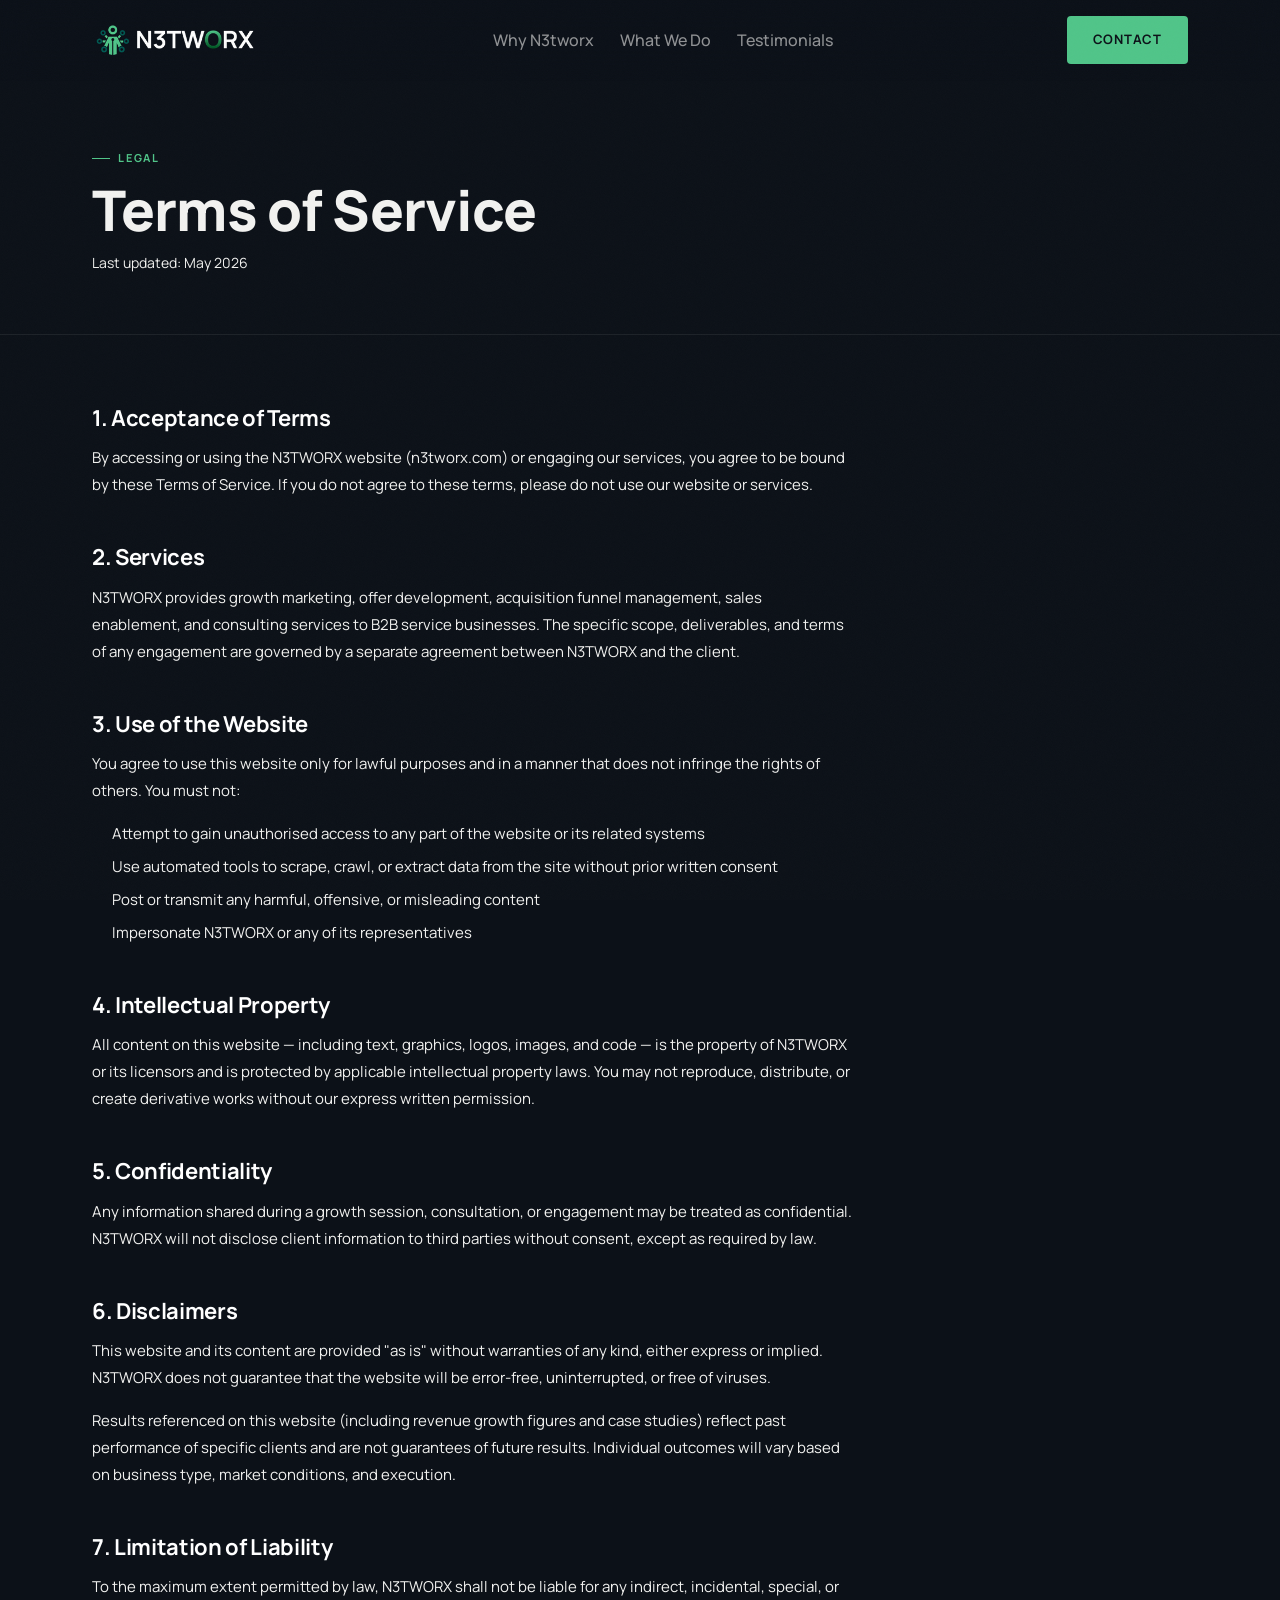
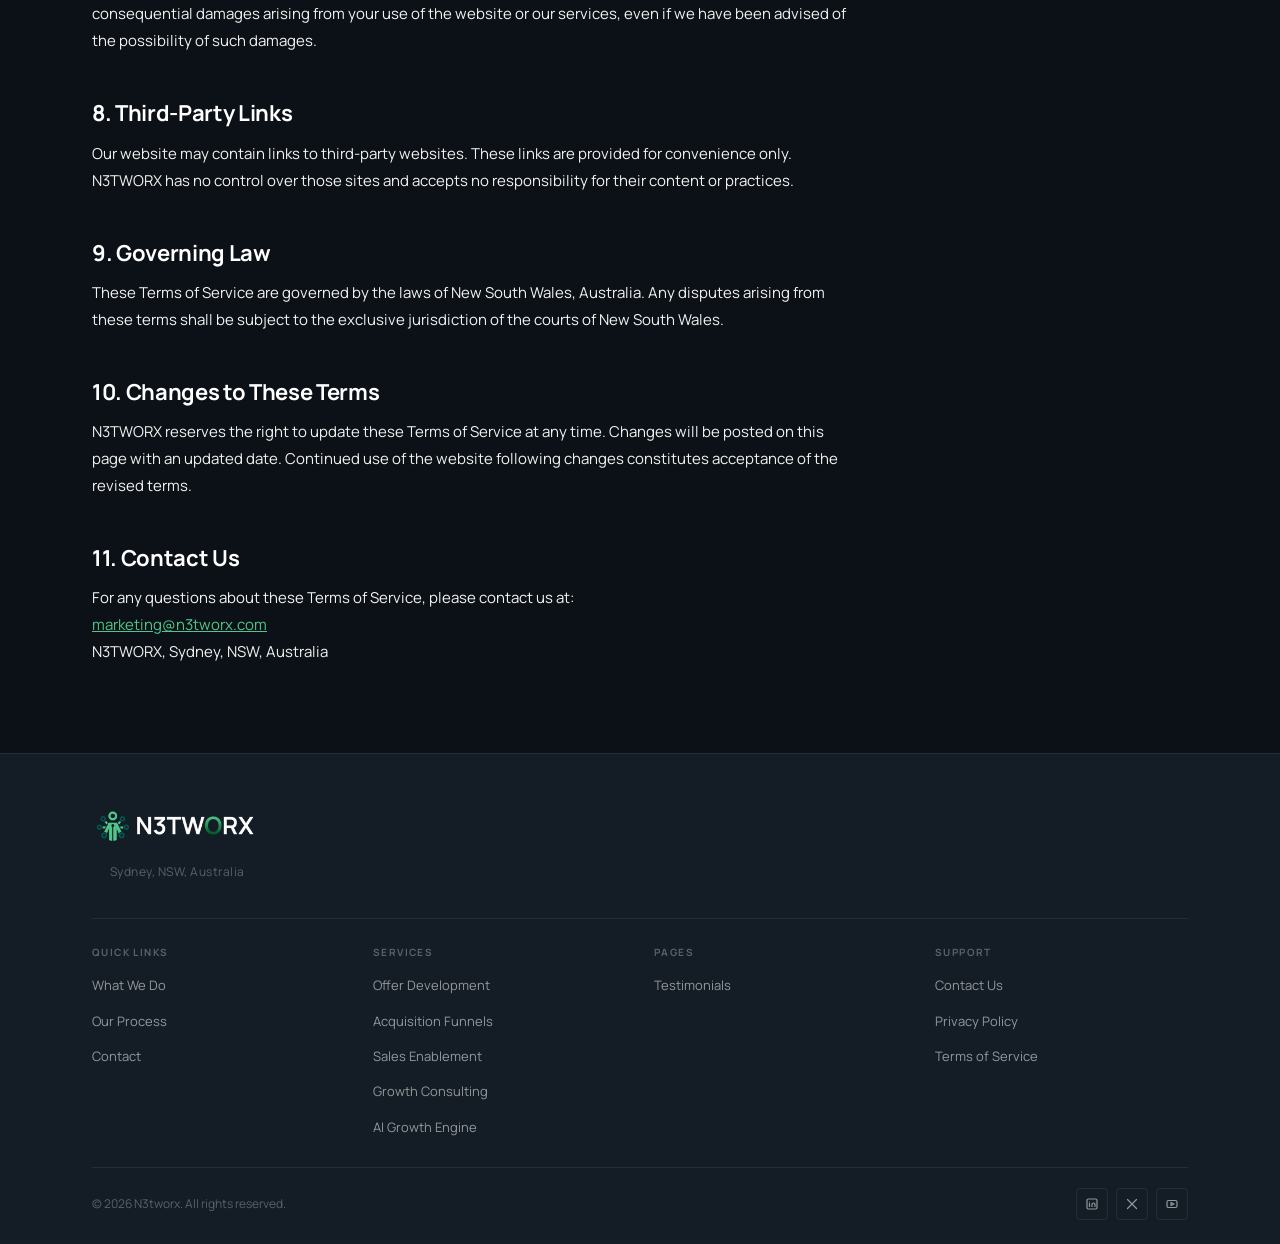
<file: terms-of-service.html>
<!DOCTYPE html>
<html lang="en">
<head>
  <meta charset="UTF-8" />
  <meta name="viewport" content="width=device-width, initial-scale=1.0" />
  <title>Terms of Service | N3TWORX</title>
  <meta name="description" content="N3TWORX Terms of Service — the terms governing use of our website and services." />
  <link rel="icon" type="image/png" href="assets/Icon Logo dark.png" />
  <link rel="preconnect" href="https://fonts.googleapis.com" />
  <link rel="preconnect" href="https://fonts.gstatic.com" crossorigin />
  <link href="https://fonts.googleapis.com/css2?family=Manrope:wght@300;400;500;600;700;800&display=swap" rel="stylesheet" />
  <link rel="stylesheet" href="assets/style.css?v=2" />
  <style>
    .legal-hero{padding:140px 0 60px;background:var(--bg1);border-bottom:1px solid var(--border);}
    .legal-hero h1{font-size:clamp(32px,5vw,56px);font-weight:800;margin-bottom:12px;}
    .legal-meta{font-size:14px;color:var(--subtle);}
    .legal-body{padding:72px 0;background:var(--bg0);}
    .legal-content{max-width:760px;}
    .legal-content h2{font-size:22px;font-weight:700;color:#fff;margin:48px 0 14px;}
    .legal-content h2:first-child{margin-top:0;}
    .legal-content p{font-size:15px;color:var(--muted);line-height:1.8;margin-bottom:16px;}
    .legal-content ul{padding-left:20px;margin-bottom:16px;}
    .legal-content ul li{font-size:15px;color:var(--muted);line-height:1.8;margin-bottom:6px;}
    .legal-content a{color:var(--emerald);text-decoration:underline;}
  </style>
  <!-- Meta Pixel Code -->
  <script>
  !function(f,b,e,v,n,t,s)
  {if(f.fbq)return;n=f.fbq=function(){n.callMethod?
  n.callMethod.apply(n,arguments):n.queue.push(arguments)};
  if(!f._fbq)f._fbq=n;n.push=n;n.loaded=!0;n.version='2.0';
  n.queue=[];t=b.createElement(e);t.async=!0;
  t.src=v;s=b.getElementsByTagName(e)[0];
  s.parentNode.insertBefore(t,s)}(window, document,'script',
  'https://connect.facebook.net/en_US/fbevents.js');
  fbq('init', '1268024767989132');
  fbq('track', 'PageView');
  </script>
  <noscript><img height="1" width="1" style="display:none"
  src="https://www.facebook.com/tr?id=1268024767989132&ev=PageView&noscript=1"
  /></noscript>
  <!-- End Meta Pixel Code -->
</head>
<body>

<header id="nav" role="banner">
  <div class="nav-row">
    <a href="index.html" class="logotype" aria-label="N3TWORX home" style="display:inline-flex;align-items:center;flex-shrink:0;">
      <img src="assets/N3tworx%20logo_transparent.png" alt="N3TWORX" style="height:56px;width:auto;display:block;" />
    </a>
    <nav class="nav-links-d" aria-label="Primary navigation">
      <a href="index.html">Why N3tworx</a>
      <a href="index.html#what-we-do">What We Do</a>
      <a href="testimonials.html">Testimonials</a>
    </nav>
    <a href="https://cal.com/team/n3tworx/evaluation-vsl" class="btn-p nav-cta-d">Contact</a>
    <button class="ham" id="ham" aria-label="Toggle menu" aria-expanded="false">
      <span></span><span></span><span></span>
    </button>
  </div>
  <div class="drawer" id="drawer" aria-hidden="true" role="navigation" aria-label="Mobile navigation">
    <a href="index.html">Why N3tworx</a>
    <a href="index.html#what-we-do">What We Do</a>
    <a href="testimonials.html">Testimonials</a>
    <a href="https://cal.com/team/n3tworx/evaluation-vsl" class="btn-p dcta"><span style="color:#0C1118!important;display:contents;">Book a Growth Session</span></a>
  </div>
</header>

<main>
  <section class="legal-hero">
    <div class="wrap">
      <div class="eyebrow">Legal</div>
      <h1>Terms of Service</h1>
      <p class="legal-meta">Last updated: May 2026</p>
    </div>
  </section>

  <section class="legal-body">
    <div class="wrap">
      <div class="legal-content">

        <h2>1. Acceptance of Terms</h2>
        <p>By accessing or using the N3TWORX website (n3tworx.com) or engaging our services, you agree to be bound by these Terms of Service. If you do not agree to these terms, please do not use our website or services.</p>

        <h2>2. Services</h2>
        <p>N3TWORX provides growth marketing, offer development, acquisition funnel management, sales enablement, and consulting services to B2B service businesses. The specific scope, deliverables, and terms of any engagement are governed by a separate agreement between N3TWORX and the client.</p>

        <h2>3. Use of the Website</h2>
        <p>You agree to use this website only for lawful purposes and in a manner that does not infringe the rights of others. You must not:</p>
        <ul>
          <li>Attempt to gain unauthorised access to any part of the website or its related systems</li>
          <li>Use automated tools to scrape, crawl, or extract data from the site without prior written consent</li>
          <li>Post or transmit any harmful, offensive, or misleading content</li>
          <li>Impersonate N3TWORX or any of its representatives</li>
        </ul>

        <h2>4. Intellectual Property</h2>
        <p>All content on this website — including text, graphics, logos, images, and code — is the property of N3TWORX or its licensors and is protected by applicable intellectual property laws. You may not reproduce, distribute, or create derivative works without our express written permission.</p>

        <h2>5. Confidentiality</h2>
        <p>Any information shared during a growth session, consultation, or engagement may be treated as confidential. N3TWORX will not disclose client information to third parties without consent, except as required by law.</p>

        <h2>6. Disclaimers</h2>
        <p>This website and its content are provided "as is" without warranties of any kind, either express or implied. N3TWORX does not guarantee that the website will be error-free, uninterrupted, or free of viruses.</p>
        <p>Results referenced on this website (including revenue growth figures and case studies) reflect past performance of specific clients and are not guarantees of future results. Individual outcomes will vary based on business type, market conditions, and execution.</p>

        <h2>7. Limitation of Liability</h2>
        <p>To the maximum extent permitted by law, N3TWORX shall not be liable for any indirect, incidental, special, or consequential damages arising from your use of the website or our services, even if we have been advised of the possibility of such damages.</p>

        <h2>8. Third-Party Links</h2>
        <p>Our website may contain links to third-party websites. These links are provided for convenience only. N3TWORX has no control over those sites and accepts no responsibility for their content or practices.</p>

        <h2>9. Governing Law</h2>
        <p>These Terms of Service are governed by the laws of New South Wales, Australia. Any disputes arising from these terms shall be subject to the exclusive jurisdiction of the courts of New South Wales.</p>

        <h2>10. Changes to These Terms</h2>
        <p>N3TWORX reserves the right to update these Terms of Service at any time. Changes will be posted on this page with an updated date. Continued use of the website following changes constitutes acceptance of the revised terms.</p>

        <h2>11. Contact Us</h2>
        <p>For any questions about these Terms of Service, please contact us at:<br />
        <a href="mailto:marketing@n3tworx.com">marketing@n3tworx.com</a><br />
        N3TWORX, Sydney, NSW, Australia</p>

      </div>
    </div>
  </section>
</main>

<footer id="footer" aria-label="Site footer">
  <div class="wrap">
    <div class="foot-brand">
      <a href="index.html" class="logotype" aria-label="N3TWORX home" style="padding:0;margin:0;">
        <img src="assets/N3tworx%20logo_transparent.png" alt="N3TWORX" style="height:56px;width:auto;display:block;" />
      </a>
      
      <p class="foot-loc">Sydney, NSW, Australia</p>
    </div>
    <div class="foot-grid">
      <div class="foot-col"><h4>Quick Links</h4><ul>
        <li><a href="index.html#what-we-do">What We Do</a></li>
        <li><a href="index.html#process">Our Process</a></li>
        <li><a href="https://cal.com/team/n3tworx/evaluation-vsl">Contact</a></li>
      </ul></div>
      <div class="foot-col"><h4>Services</h4><ul>
        <li><a href="index.html#what-we-do">Offer Development</a></li>
        <li><a href="index.html#what-we-do">Acquisition Funnels</a></li>
        <li><a href="index.html#what-we-do">Sales Enablement</a></li>
        <li><a href="index.html#what-we-do">Growth Consulting</a></li>
        <li><a href="index.html#what-we-do">AI Growth Engine</a></li>
      </ul></div>
      <div class="foot-col"><h4>Pages</h4><ul>
        <li><a href="testimonials.html">Testimonials</a></li>
      </ul></div>
      <div class="foot-col"><h4>Support</h4><ul>
        <li><a href="https://cal.com/team/n3tworx/evaluation-vsl">Contact Us</a></li>
        <li><a href="privacy-policy.html">Privacy Policy</a></li>
        <li><a href="terms-of-service.html">Terms of Service</a></li>
      </ul></div>
    </div>
    <div class="foot-bot">
      <p class="foot-copy">&copy; 2026 N3tworx. All rights reserved.</p>
      <div class="soc">
        <a href="#" aria-label="LinkedIn"><svg width="14" height="14" viewBox="0 0 14 14" fill="none"><rect x="2" y="2" width="10" height="10" rx="1.5" stroke="currentColor" stroke-width="1.2"/><path d="M4.5 6.5v3M4.5 5v.01M7 9.5V7.5A1.5 1.5 0 0 1 10 7.5v2" stroke="currentColor" stroke-width="1.2" stroke-linecap="round"/></svg></a>
        <a href="#" aria-label="X / Twitter"><svg width="14" height="14" viewBox="0 0 14 14" fill="none"><path d="M2.5 2.5l9 9M11.5 2.5l-9 9" stroke="currentColor" stroke-width="1.2" stroke-linecap="round"/></svg></a>
        <a href="#" aria-label="YouTube"><svg width="14" height="14" viewBox="0 0 14 14" fill="none"><rect x="2" y="3.5" width="10" height="7" rx="1.5" stroke="currentColor" stroke-width="1.2"/><path d="M6 5.5l3 1.5-3 1.5V5.5z" stroke="currentColor" stroke-width="1.2" stroke-linejoin="round"/></svg></a>
      </div>
    </div>
  </div>
</footer>

<div class="stk">
  <a href="https://cal.com/team/n3tworx/evaluation-vsl">Book a Call</a>
</div>
<button id="btt" aria-label="Back to top">
  <svg width="12" height="12" viewBox="0 0 12 12" fill="none"><path d="M6 9.5V2.5M2.5 6L6 2.5 9.5 6" stroke="currentColor" stroke-width="1.6" stroke-linecap="round" stroke-linejoin="round"/></svg>
</button>

<script>
const nav=document.getElementById('nav'),btt=document.getElementById('btt');
window.addEventListener('scroll',()=>{nav.classList.toggle('sc',scrollY>20);btt.classList.toggle('sh',scrollY>500);},{passive:true});
btt.addEventListener('click',()=>window.scrollTo({top:0,behavior:'smooth'}));
const ham=document.getElementById('ham'),drawer=document.getElementById('drawer');
ham.addEventListener('click',()=>{const o=drawer.classList.toggle('o');ham.classList.toggle('o',o);ham.setAttribute('aria-expanded',o);drawer.setAttribute('aria-hidden',!o);});
drawer.querySelectorAll('a').forEach(a=>a.addEventListener('click',()=>{drawer.classList.remove('o');ham.classList.remove('o');ham.setAttribute('aria-expanded','false');}));
</script>

<div id="contact-modal" role="dialog" aria-modal="true" aria-label="Contact N3TWORX" style="display:none;position:fixed;inset:0;z-index:9999;align-items:center;justify-content:center;">
  <div id="contact-backdrop" style="position:absolute;inset:0;background:rgba(0,0,0,.72);backdrop-filter:blur(4px);"></div>
  <div style="position:relative;width:min(680px,94vw);max-height:90vh;background:#141C25;border:1px solid rgba(80,197,137,.18);border-radius:12px;overflow:hidden;display:flex;flex-direction:column;">
    <button id="contact-close" aria-label="Close" style="position:absolute;top:14px;right:16px;background:none;border:none;cursor:pointer;color:#8899aa;font-size:20px;line-height:1;z-index:1;">&#x2715;</button>
    <iframe src="https://links.n3tworx.io/widget/form/weLvvNGgnZuVkZBgmZsx" title="Contact N3TWORX" style="width:100%;height:600px;border:none;display:block;" loading="lazy" allowfullscreen></iframe>
  </div>
</div>
<script>
(function(){
  var modal=document.getElementById('contact-modal');
  var backdrop=document.getElementById('contact-backdrop');
  var closeBtn=document.getElementById('contact-close');
  function openModal(e){e.preventDefault();modal.style.display='flex';document.body.style.overflow='hidden';}
  function closeModal(){modal.style.display='none';document.body.style.overflow='';}
  document.querySelectorAll('a[data-contact-modal]').forEach(function(a){a.addEventListener('click',openModal);});
  backdrop.addEventListener('click',closeModal);
  closeBtn.addEventListener('click',closeModal);
  document.addEventListener('keydown',function(e){if(e.key==='Escape')closeModal();});
})();
</script>
</body>
</html>
</file>
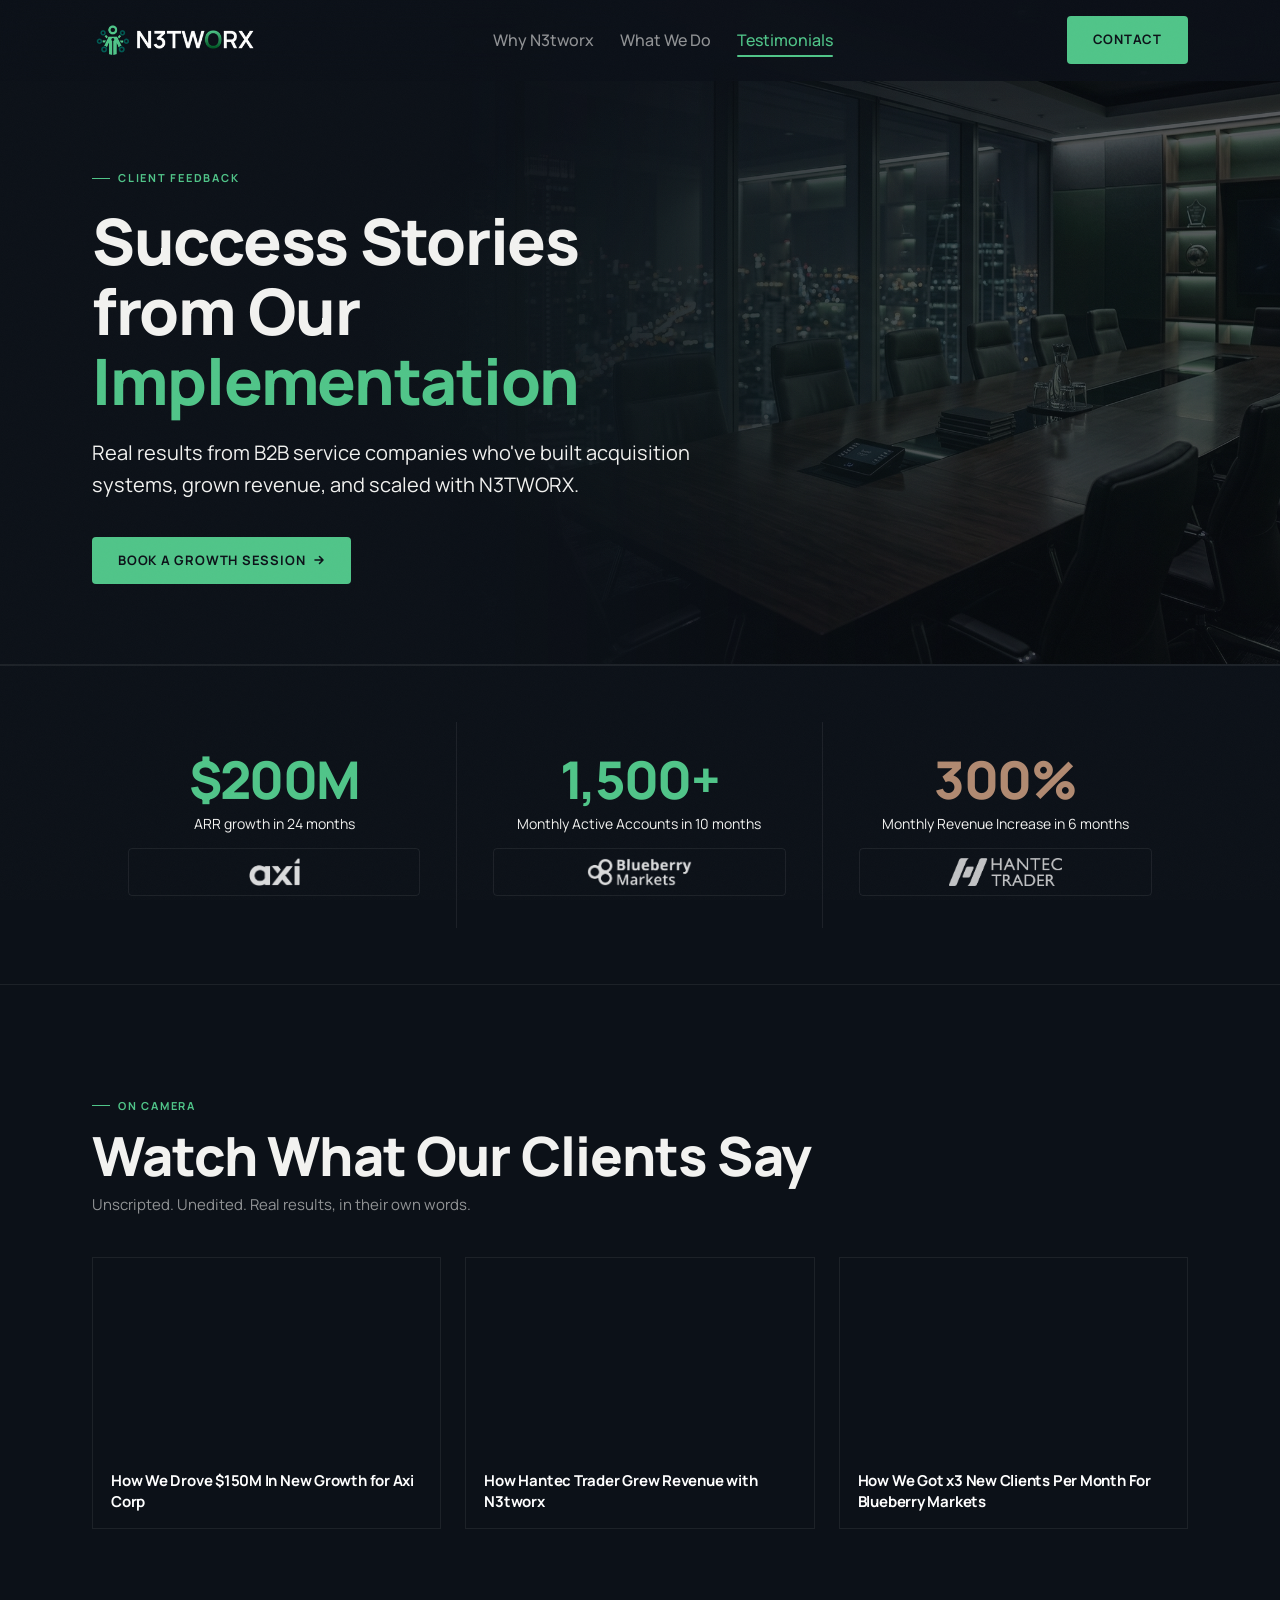
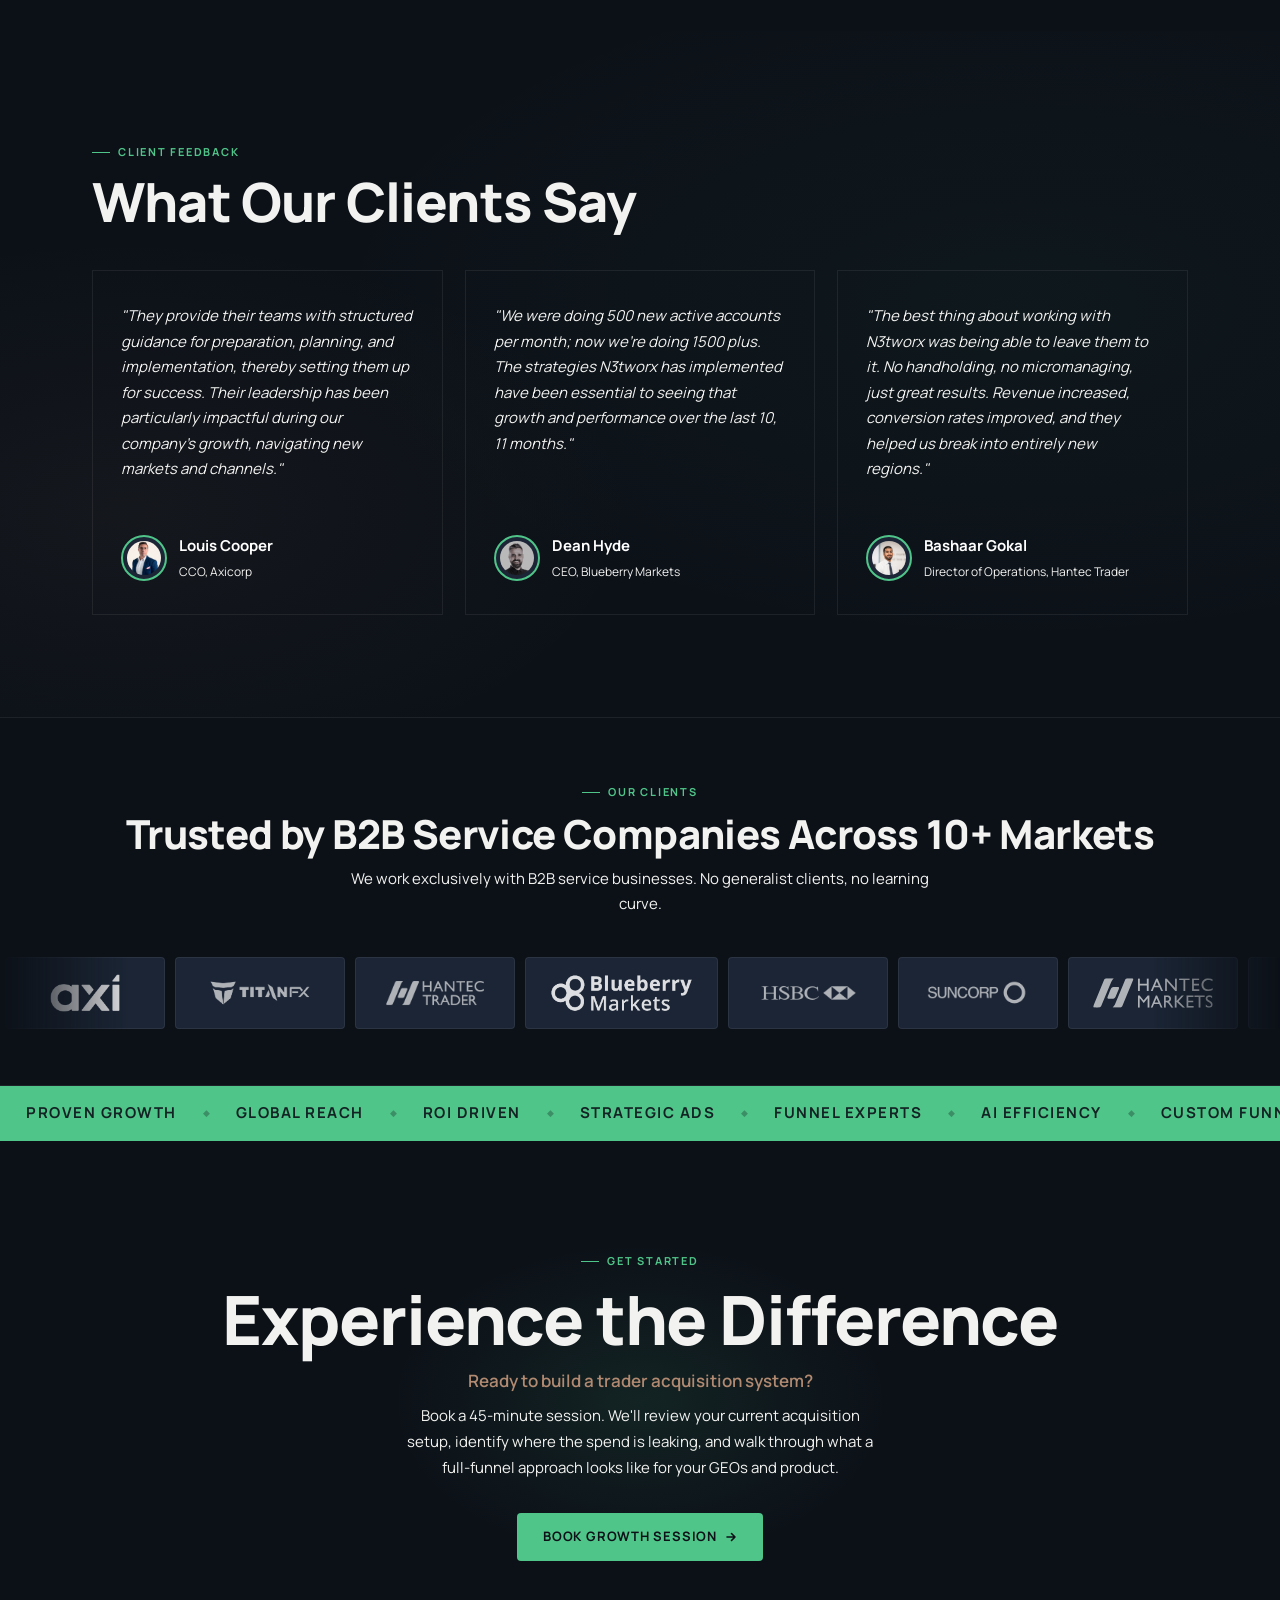
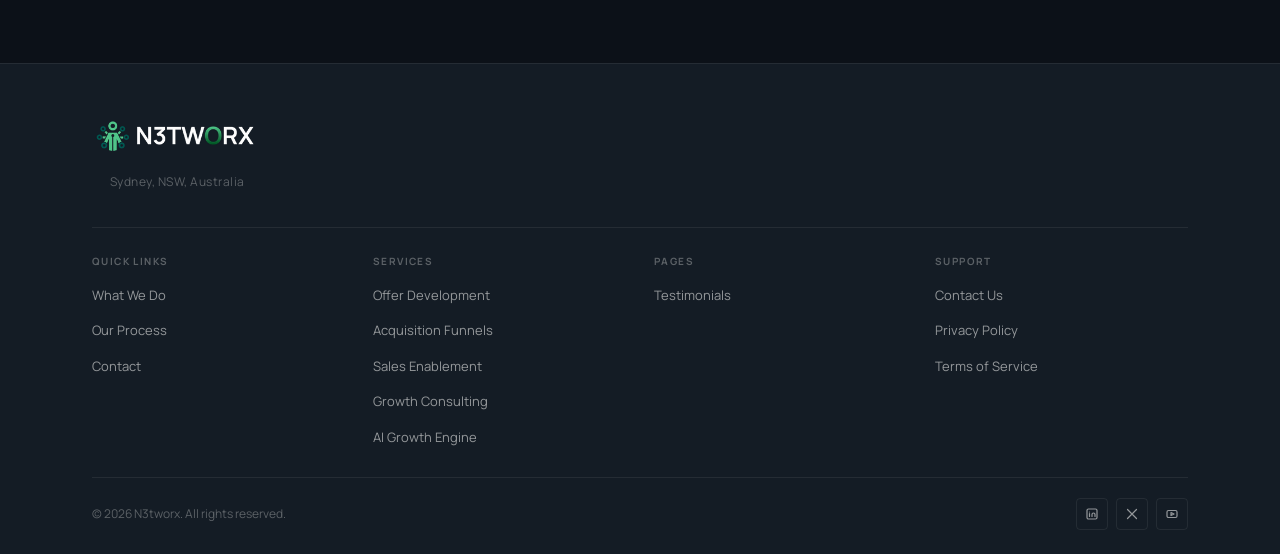
<file: testimonials.html>
<!DOCTYPE html>
<html lang="en">
<head>
  <meta charset="UTF-8" />
  <meta name="viewport" content="width=device-width, initial-scale=1.0" />
  <title>N3TWORX — Client Testimonials | Success Stories</title>
  <meta name="description" content="Real testimonials from CFD brokers and prop firms who built acquisition systems and scaled revenue with N3TWORX." />
  <meta property="og:title" content="N3TWORX — Client Testimonials | Success Stories" />
  <meta property="og:description" content="Real testimonials from CFD brokers and prop firms who built acquisition systems and scaled revenue with N3TWORX." />
  <meta property="og:type" content="website" />
  <meta property="og:image" content="assets/Logo300x300-QyGni.png" />
  <meta property="og:url" content="https://n3tworx.com/testimonials" />
  <link rel="canonical" href="https://n3tworx.com/testimonials" />
  <link rel="icon" type="image/png" href="assets/Icon Logo dark.png" />
  <link rel="preconnect" href="https://fonts.googleapis.com" />
  <link rel="preconnect" href="https://fonts.gstatic.com" crossorigin />
  <link href="https://fonts.googleapis.com/css2?family=Manrope:wght@300;400;500;600;700;800&display=swap" rel="stylesheet" />
  <link rel="stylesheet" href="assets/style.css?v=2" />
  <style>
/* ============================================================
   PAGE HERO (inner pages)
   ============================================================ */
#hero-inner{
  padding-top:160px;
  padding-bottom:80px;
  background:var(--bg1);
  border-bottom:1px solid var(--border);
  position:relative;overflow:hidden;
}
#hero-inner::before{
  content:'';position:absolute;inset:0;
  background:radial-gradient(ellipse 60% 60% at 70% 50%,rgba(80,197,137,.07) 0%,transparent 70%);
  pointer-events:none;
}
.hero-photo{
  position:absolute;
  top:0;right:0;
  width:65%;height:100%;
  z-index:0;
  pointer-events:none;
  -webkit-mask-image:linear-gradient(
    to right,
    transparent 0%,
    rgba(0,0,0,.2) 20%,
    rgba(0,0,0,.6) 40%,
    rgba(0,0,0,.9) 65%,
    black 100%
  );
  mask-image:linear-gradient(
    to right,
    transparent 0%,
    rgba(0,0,0,.2) 20%,
    rgba(0,0,0,.6) 40%,
    rgba(0,0,0,.9) 65%,
    black 100%
  );
}
.hero-photo img{
  width:100%;height:100%;
  object-fit:cover;
  object-position:center;
  opacity:.5;
  filter:brightness(.65) saturate(.8);
  display:block;
}
.wrap{position:relative;z-index:1;}
.hero-inner-wrap{max-width:760px;}
.hero-inner-wrap .eyebrow{margin-bottom:18px;}
.page-h1{
  font-size:clamp(36px,5.5vw,64px);font-weight:800;line-height:1.1;
  letter-spacing:-.02em;margin-bottom:20px;
}
.page-h1 .g{color:var(--emerald);}
.page-h1 .c{color:var(--copper);}
.page-sub{
  font-size:clamp(16px,2vw,20px);color:var(--muted);
  max-width:600px;line-height:1.6;margin-bottom:36px;
}

/* ============================================================
   STATS STRIP
   ============================================================ */
#stats{
  padding:56px 0;
  background:var(--bg2);
  border-top:1px solid var(--border);border-bottom:1px solid var(--border);
}
.stats-wrap{
  display:grid;grid-template-columns:repeat(3,1fr);
  gap:0;
}
.stat{
  padding:32px 36px;
  border-right:1px solid var(--border);
  text-align:center;
}
.stat:last-child{border-right:none;}
.stat-n{
  font-size:clamp(36px,4.5vw,52px);font-weight:800;
  letter-spacing:-.03em;line-height:1;margin-bottom:8px;
  color:var(--emerald);
}
.stat-l{font-size:14px;color:var(--muted);margin-bottom:14px;line-height:1.4;}
.stat-tag{
  display:flex;justify-content:center;align-items:center;
  padding:8px 20px;
  min-width:160px;height:48px;
  background:var(--bg3);
  border:1px solid var(--border);
  border-radius:4px;
}
.stat-client-logo{
  height:28px;max-height:28px;
  width:auto;max-width:160px;
  object-fit:contain;
  opacity:.75;
  filter:brightness(0) invert(1);
}
@media(max-width:640px){
  .stats-wrap{grid-template-columns:1fr;}
  .stat{border-right:none;border-bottom:1px solid var(--border);padding:28px 20px;}
  .stat:last-child{border-bottom:none;}
}

/* ============================================================
   TESTIMONIALS CAROUSEL
   ============================================================ */
#testi{background:var(--bg0);}
.tc-vp{overflow:hidden;position:relative;}
.tc-track{
  display:flex;transition:transform .45s cubic-bezier(.4,0,.2,1);
}
.tc-slide{min-width:100%;padding:0 4px;}
.tc-card{
  background:var(--bg3);
  border:1px solid var(--border);
  border-radius:var(--radius-lg);
  padding:40px 44px;
  position:relative;
}
.tc-card::before{
  content:'\201C';position:absolute;top:24px;right:36px;
  font-size:80px;color:rgba(80,197,137,.12);font-family:Georgia,serif;
  line-height:1;pointer-events:none;
}
.tc-quote{
  font-size:18px;line-height:1.7;color:var(--muted);
  margin-bottom:32px;font-style:italic;
}
.tc-author{display:flex;align-items:center;gap:16px;}
.tc-av{width:52px;height:52px;border-radius:50%;object-fit:cover;
  border:2px solid var(--emerald);flex-shrink:0;}
.tc-name{font-size:16px;font-weight:700;color:#fff;margin-bottom:3px;}
.tc-role{font-size:13px;color:var(--subtle);}
.tc-ctrl{
  display:flex;align-items:center;justify-content:space-between;
  margin-top:28px;
}
.tc-dots{display:flex;gap:8px;}
.tc-dot{
  width:8px;height:8px;border-radius:50%;
  background:var(--border);transition:var(--trans);
  border:none;
}
.tc-dot.a{background:var(--emerald);width:24px;border-radius:4px;}
.tc-arrows{display:flex;gap:10px;}
.tc-arr{
  width:38px;height:38px;border-radius:50%;
  border:1.5px solid var(--border);
  display:flex;align-items:center;justify-content:center;
  color:var(--muted);transition:var(--trans);
}
.tc-arr:hover{border-color:var(--emerald);color:var(--emerald);}
@media(min-width:900px){
  #tc-track{
    display:grid!important;
    grid-template-columns:repeat(3,1fr);
    gap:20px;
    transform:none!important;
  }
  .tc-slide{min-width:unset!important;}
  .tc-ctrl{justify-content:center;}
  .tc-arrows{display:none;}
}

/* ============================================================
   CLIENT LOGO MARQUEE
   ============================================================ */
#logos{padding:56px 0;background:var(--bg1);}
#logos h2{font-size:clamp(22px,3vw,36px);font-weight:800;margin-bottom:10px;}
.logos-sub{color:var(--muted);font-size:15px;max-width:600px;margin:0 auto 40px;text-align:center;}
/* ============================================================
   ABOUT / FOUNDER
   ============================================================ */
#about{background:var(--bg2);}
.about-g{
  display:grid;grid-template-columns:1fr 420px;
  gap:72px;align-items:center;
}
.about-t h2{font-size:clamp(28px,4vw,46px);font-weight:800;margin-bottom:20px;}
.about-t p{color:var(--muted);font-size:16px;line-height:1.7;margin-bottom:14px;}
.about-t p:last-of-type{margin-bottom:28px;}
.about-t strong{color:#fff;font-weight:700;}
.tags{display:flex;flex-wrap:wrap;gap:10px;}
.tag{
  padding:6px 14px;border-radius:6px;
  font-size:12px;font-weight:700;letter-spacing:.06em;text-transform:uppercase;
  background:rgba(80,197,137,.1);color:var(--emerald);
  border:1px solid var(--border-e);
}
.about-founder-img{
  width:100%;max-width:380px;border-radius:var(--radius-lg);
  object-fit:cover;aspect-ratio:3/4;
  border:1px solid var(--border);
}
@media(max-width:900px){
  .about-g{grid-template-columns:1fr;gap:40px;}
  .about-img-wrap{display:flex;justify-content:center;}
  .about-founder-img{max-width:280px;aspect-ratio:1/1;}
}

/* ============================================================
   SERVICES
   ============================================================ */
#services{background:var(--bg0);}
.svc-head{margin-bottom:16px;}
.svc-head h2{font-size:clamp(28px,4vw,46px);font-weight:800;}
.svc-intro{color:var(--muted);font-size:16px;max-width:680px;margin-bottom:56px;}
.svc-cat{
  display:grid;grid-template-columns:420px 1fr;
  gap:0;border:1px solid var(--border);border-radius:var(--radius-lg);
  overflow:hidden;margin-bottom:28px;
}
.svc-cat.flip{grid-template-columns:1fr 420px;}
.svc-cat.flip .svc-img{order:2;}
.svc-cat.flip .svc-cards{order:1;}
.svc-img{
  position:relative;min-height:360px;
  background-size:cover;background-position:center;
}
.svc-img-overlay{
  position:absolute;inset:0;
  background:linear-gradient(135deg,rgba(2,3,6,.85) 0%,rgba(20,28,37,.7) 100%);
}
.svc-cat-eye{
  position:absolute;top:24px;left:24px;z-index:1;
  font-size:11px;font-weight:700;letter-spacing:.1em;text-transform:uppercase;
  color:rgba(255,255,255,.4);
}
.svc-cat-h{
  position:absolute;bottom:28px;left:24px;z-index:1;
  font-size:clamp(22px,2.5vw,32px);font-weight:800;line-height:1.2;
  color:#fff;
}
.svc-grid{
  position:absolute;inset:0;z-index:0;pointer-events:none;
  background-image:linear-gradient(rgba(255,255,255,.03) 1px,transparent 1px),
                    linear-gradient(90deg,rgba(255,255,255,.03) 1px,transparent 1px);
  background-size:40px 40px;
}
.svc-cards{padding:40px 44px;display:flex;flex-direction:column;gap:20px;justify-content:center;}
.svc-intro-txt{font-size:14px;color:var(--subtle);font-style:italic;}
.svc-card{
  background:rgba(255,255,255,.03);border:1px solid var(--border);
  border-radius:var(--radius);padding:20px 22px;
  transition:border-color .2s;
}
.svc-card:hover{border-color:rgba(80,197,137,.3);}
.svc-ch{display:flex;align-items:center;gap:10px;margin-bottom:8px;}
.svc-ico{
  width:28px;height:28px;border-radius:7px;
  background:rgba(80,197,137,.12);border:1px solid var(--border-e);
  display:flex;align-items:center;justify-content:center;
  color:var(--emerald);flex-shrink:0;
}
.svc-ch h4{font-size:15px;font-weight:700;color:#fff;}
.svc-card p{font-size:14px;color:var(--muted);line-height:1.6;}
.svc-cta{padding-top:8px;}
@media(max-width:900px){
  .svc-cat,.svc-cat.flip{grid-template-columns:1fr;}
  .svc-cat.flip .svc-img{order:0;}
  .svc-cat.flip .svc-cards{order:1;}
  .svc-img{min-height:240px;}
  .svc-cards{padding:28px 24px;}
}

/* ============================================================
   VALUE PROPS
   ============================================================ */
#vals{background:var(--bg1);border-top:1px solid var(--border);}
.val-g{
  display:grid;grid-template-columns:repeat(4,1fr);
  gap:24px;
}
.val-item{
  padding:28px 24px;border-radius:var(--radius);
  border:1px solid var(--border);
  background:rgba(255,255,255,.02);
  transition:border-color .2s,background .2s;
}
.val-item:hover{border-color:var(--border-e);background:rgba(80,197,137,.04);}
.val-ico{
  width:34px;height:34px;color:var(--emerald);margin-bottom:16px;
}
.val-item h3{font-size:16px;font-weight:700;margin-bottom:10px;color:#fff;}
.val-item p{font-size:14px;color:var(--muted);line-height:1.6;}
@media(max-width:900px){.val-g{grid-template-columns:repeat(2,1fr);}}
@media(max-width:500px){.val-g{grid-template-columns:1fr;}}

/* ============================================================
   PROCESS
   ============================================================ */
#process{background:var(--bg0);}
#process h2{font-size:clamp(26px,4vw,46px);font-weight:800;margin-bottom:48px;}
.proc-list{display:flex;flex-direction:column;gap:0;}
.proc-step{
  display:flex;gap:28px;align-items:flex-start;
  padding:28px 0;border-bottom:1px solid var(--border);
  transition:var(--trans);
}
.proc-step:last-child{border-bottom:none;}
.p-num{
  font-size:13px;font-weight:800;letter-spacing:.06em;
  color:var(--subtle);min-width:36px;padding-top:4px;
}
.p-active .p-num{color:var(--emerald);}
.p-body h4{font-size:16px;font-weight:700;color:#fff;margin-bottom:8px;}
.p-body p{font-size:14px;color:var(--muted);line-height:1.6;margin-bottom:10px;}
.ms{
  display:inline-block;font-size:11px;font-weight:700;
  letter-spacing:.08em;text-transform:uppercase;
  color:var(--emerald);background:rgba(80,197,137,.1);
  padding:4px 10px;border-radius:4px;
}
.proc-foot{margin-top:48px;}

/* ============================================================
   FAQ
   ============================================================ */
#faq{background:var(--bg1);}
#faq h2{font-size:clamp(26px,4vw,46px);font-weight:800;margin-bottom:40px;}
.faq-list{display:flex;flex-direction:column;gap:0;border-top:1px solid var(--border);}
.faq-item{border-bottom:1px solid var(--border);}
.faq-btn{
  width:100%;display:flex;align-items:center;justify-content:space-between;
  gap:16px;padding:22px 0;text-align:left;
  font-size:16px;font-weight:600;color:var(--muted);
  transition:color .2s;
}
.faq-btn:hover,.faq-btn.o{color:#fff;}
.faq-ico{width:24px;height:24px;border-radius:50%;background:var(--bg3);
  border:1px solid var(--border);display:flex;align-items:center;
  justify-content:center;flex-shrink:0;color:var(--emerald);transition:transform .25s;}
.faq-btn.o .faq-ico{transform:rotate(45deg);}
.faq-ans{display:none;overflow:hidden;}
.faq-ans.o{display:block;}
.faq-ans-inner{padding:0 0 22px;font-size:15px;color:var(--muted);line-height:1.7;max-width:760px;}

/* ============================================================
   INSIGHTS / EVENTS
   ============================================================ */
#insights{background:var(--bg2);}
#insights h2{font-size:clamp(24px,3.5vw,42px);font-weight:800;}
.insights-grid{display:grid;grid-template-columns:repeat(2,1fr);gap:24px;margin-top:48px;}
.insight-card{
  border:1px solid var(--border);border-radius:var(--radius-lg);
  overflow:hidden;background:var(--bg3);
  transition:border-color .2s,transform .2s;
}
.insight-card:hover{border-color:rgba(80,197,137,.3);transform:translateY(-3px);}
.insight-thumb{width:100%;height:200px;object-fit:cover;}
.insight-body{padding:24px;}
.insight-body h3{font-size:17px;font-weight:700;color:#fff;margin-bottom:6px;}
.insight-sub{font-size:13px;color:var(--emerald);font-weight:600;margin-bottom:10px;}
.insight-desc{font-size:14px;color:var(--muted);line-height:1.6;margin-bottom:16px;}
.insight-link{
  display:inline-flex;align-items:center;gap:7px;
  font-size:14px;font-weight:700;color:var(--emerald);
  transition:gap .2s;
}
.insight-link:hover{gap:11px;}
@media(max-width:640px){.insights-grid{grid-template-columns:1fr;}}

/* ============================================================
   FINAL CTA
   ============================================================ */
#cta-final{
  background:var(--bg0);
  text-align:center;
  overflow:hidden;
  position:relative;
}
#cta-final::before{
  content:'';
  position:absolute;
  top:50%;left:50%;
  transform:translate(-50%,-50%);
  width:500px;height:320px;
  background:radial-gradient(ellipse,rgba(80,197,137,.10),transparent 70%);
  pointer-events:none;
}
.ctaf{position:relative;z-index:1;text-align:center;}
.ctaf h2{font-size:clamp(30px,5.5vw,68px);font-weight:800;margin-bottom:12px;}
.ctaf .sub{font-size:17px;font-weight:600;color:var(--copper);margin-bottom:8px;}
.ctaf .body{font-size:15px;color:var(--muted);max-width:480px;margin:0 auto 32px;line-height:1.75;}

/* ============================================================
   PAGE-SPECIFIC: TESTIMONIALS
   ============================================================ */
.testi-grid{
  display:grid;grid-template-columns:repeat(3,1fr);
  gap:22px;
}
.testi-card{
  background:var(--bg3);border:1px solid var(--border);
  border-radius:var(--radius-lg);padding:32px 28px;
  display:flex;flex-direction:column;gap:20px;
  transition:border-color .2s,transform .2s;
}
.testi-card:hover{border-color:rgba(80,197,137,.3);transform:translateY(-3px);}
.testi-card .tc-quote{font-size:15px;line-height:1.7;color:var(--muted);font-style:italic;flex:1;}
.testi-card .tc-author{display:flex;align-items:center;gap:12px;}
.testi-card .tc-av{width:46px;height:46px;border-radius:50%;object-fit:cover;border:2px solid var(--emerald);flex-shrink:0;}
.testi-card .tc-name{font-size:15px;font-weight:700;color:#fff;}
.testi-card .tc-role{font-size:12px;color:var(--subtle);}
.video-row{
  display:grid;grid-template-columns:repeat(3,1fr);
  gap:24px;
}
.video-card{border-radius:var(--radius);overflow:hidden;border:1px solid var(--border);}
.video-card iframe{width:100%;aspect-ratio:16/9;display:block;border:none;}
.video-card-body{padding:16px 18px;background:var(--bg3);}
.video-card-body h4{font-size:15px;font-weight:700;color:#fff;line-height:1.4;}
@media(max-width:900px){
  .testi-grid{grid-template-columns:1fr;}
  .video-row{grid-template-columns:1fr;}
}
@media(min-width:640px) and (max-width:900px){
  .testi-grid{grid-template-columns:repeat(2,1fr);}
  .video-row{grid-template-columns:repeat(2,1fr);}
}

/* ============================================================
   PAGE-SPECIFIC: CASE STUDIES
   ============================================================ */
.cs-hero-stat{
  display:inline-block;
  font-size:clamp(42px,6vw,72px);font-weight:800;
  color:var(--emerald);line-height:1;letter-spacing:-.03em;
  margin-bottom:6px;
}
.cs-hero-stat.copper{color:var(--copper);}
.cs-block{
  display:grid;grid-template-columns:1fr 1fr;
  gap:64px;align-items:start;padding:80px 0;
  border-bottom:1px solid var(--border);
}
.cs-block:last-child{border-bottom:none;}
.cs-block.flip{direction:rtl;}
.cs-block.flip>*{direction:ltr;}
.cs-logo{height:36px;width:auto;object-fit:contain;opacity:.9;
  filter:brightness(0) invert(1);margin-bottom:28px;}
.cs-block h2{font-size:clamp(26px,3.5vw,42px);font-weight:800;
  line-height:1.15;margin-bottom:16px;}
.cs-block p{font-size:16px;color:var(--muted);line-height:1.7;margin-bottom:24px;}
.cs-metrics{
  display:grid;grid-template-columns:repeat(2,1fr);
  gap:16px;margin:24px 0;
}
.cs-metric{
  padding:20px;background:rgba(255,255,255,.03);
  border:1px solid var(--border);border-radius:var(--radius);text-align:center;
}
.cs-metric-n{
  font-size:clamp(28px,3.5vw,40px);font-weight:800;
  color:var(--emerald);line-height:1;margin-bottom:6px;
}
.cs-metric-n.copper{color:var(--copper);}
.cs-metric-l{font-size:13px;color:var(--muted);}
.cs-video{border-radius:var(--radius);overflow:hidden;border:1px solid var(--border);}
.cs-video iframe{width:100%;aspect-ratio:16/9;display:block;border:none;}
.cs-quote-box{
  background:var(--bg3);border:1px solid var(--border-e);
  border-radius:var(--radius-lg);padding:32px 36px;margin-top:24px;
}
.cs-quote-box blockquote{
  font-size:17px;font-style:italic;color:var(--muted);
  line-height:1.7;margin-bottom:20px;
}
.cs-quote-box blockquote::before{content:'\201C';color:var(--emerald);font-size:24px;line-height:0;vertical-align:-.4em;margin-right:4px;}
.cs-quote-author{display:flex;align-items:center;gap:12px;}
.cs-quote-author img{width:44px;height:44px;border-radius:50%;object-fit:cover;border:2px solid var(--emerald);flex-shrink:0;}
.cs-quote-author strong{font-size:15px;color:#fff;display:block;}
.cs-quote-author span{font-size:12px;color:var(--subtle);}
.icon-check{display:flex;align-items:flex-start;gap:10px;margin-bottom:14px;}
.icon-check svg{flex-shrink:0;margin-top:3px;color:var(--emerald);}
.icon-check p{font-size:15px;color:var(--muted);line-height:1.6;margin:0;}
@media(max-width:900px){
  .cs-block,.cs-block.flip{grid-template-columns:1fr;direction:ltr;}
  .cs-metrics{grid-template-columns:repeat(2,1fr);}
}

/* ============================================================
   PAGE-SPECIFIC: FINANCE MARKET LEADERS
   ============================================================ */
.fml-hero-meta{display:flex;gap:14px;flex-wrap:wrap;margin-top:28px;}
.fml-pill{
  display:inline-flex;align-items:center;gap:8px;
  padding:10px 20px;border-radius:100px;font-size:14px;font-weight:700;
  border:1.5px solid var(--border);color:var(--muted);transition:var(--trans);
}
.fml-pill svg{flex-shrink:0;}
.fml-pill:hover{border-color:var(--emerald);color:var(--emerald);}
.episode-grid{
  display:grid;grid-template-columns:repeat(2,1fr);
  gap:24px;
}
.ep-card{
  border:1px solid var(--border);border-radius:var(--radius-lg);
  overflow:hidden;background:var(--bg3);
  display:flex;flex-direction:column;
  transition:border-color .2s,transform .2s;
}
.ep-card:hover{border-color:rgba(80,197,137,.3);transform:translateY(-3px);}
.ep-thumb-wrap{position:relative;overflow:hidden;}
.ep-thumb{width:100%;height:220px;object-fit:cover;display:block;transition:transform .35s;}
.ep-card:hover .ep-thumb{transform:scale(1.04);}
.ep-play{
  position:absolute;inset:0;display:flex;align-items:center;justify-content:center;
  background:rgba(2,3,6,.35);opacity:0;transition:opacity .2s;
}
.ep-card:hover .ep-play{opacity:1;}
.ep-play svg{width:52px;height:52px;color:#fff;filter:drop-shadow(0 2px 8px rgba(0,0,0,.5));}
.ep-body{padding:22px 24px;flex:1;display:flex;flex-direction:column;}
.ep-body h3{font-size:16px;font-weight:700;color:#fff;line-height:1.4;margin-bottom:10px;}
.ep-body p{font-size:14px;color:var(--muted);line-height:1.6;flex:1;margin-bottom:16px;}
.ep-link{
  display:inline-flex;align-items:center;gap:6px;
  font-size:13px;font-weight:700;color:var(--emerald);
  transition:gap .2s;align-self:flex-start;
}
.ep-link:hover{gap:10px;}
.discover-grid{
  display:grid;grid-template-columns:repeat(2,1fr);
  gap:22px;margin-top:40px;
}
.discover-card{
  padding:28px;background:rgba(255,255,255,.03);
  border:1px solid var(--border);border-radius:var(--radius);
  transition:border-color .2s;
}
.discover-card:hover{border-color:var(--border-e);}
.discover-card h4{font-size:16px;font-weight:700;color:var(--emerald);margin-bottom:10px;}
.discover-card p{font-size:14px;color:var(--muted);line-height:1.6;}
.why-grid{
  display:grid;grid-template-columns:repeat(3,1fr);
  gap:24px;margin-top:40px;
}
.why-card{
  padding:32px;background:rgba(255,255,255,.03);
  border:1px solid var(--border);border-radius:var(--radius-lg);
  transition:border-color .2s,background .2s;
}
.why-card:hover{border-color:var(--border-e);background:rgba(80,197,137,.03);}
.why-card h4{font-size:17px;font-weight:700;color:#fff;margin-bottom:12px;}
.why-card p{font-size:14px;color:var(--muted);line-height:1.6;}
.subscribe-row{
  display:flex;align-items:center;justify-content:center;
  gap:16px;flex-wrap:wrap;margin-top:32px;
}
.btn-spotify{
  display:inline-flex;align-items:center;gap:8px;
  padding:13px 26px;border-radius:8px;font-size:15px;font-weight:700;
  background:#1DB954;color:#fff;
  transition:var(--trans);border:2px solid #1DB954;
}
.btn-spotify:hover{background:#17a34a;border-color:#17a34a;transform:translateY(-1px);}
@media(max-width:900px){
  .episode-grid,.discover-grid,.why-grid{grid-template-columns:1fr;}
}
@media(min-width:640px) and (max-width:900px){
  .episode-grid,.discover-grid{grid-template-columns:repeat(2,1fr);}
  .why-grid{grid-template-columns:repeat(2,1fr);}
}

  </style>
  <!-- Meta Pixel Code -->
  <script>
  !function(f,b,e,v,n,t,s)
  {if(f.fbq)return;n=f.fbq=function(){n.callMethod?
  n.callMethod.apply(n,arguments):n.queue.push(arguments)};
  if(!f._fbq)f._fbq=n;n.push=n;n.loaded=!0;n.version='2.0';
  n.queue=[];t=b.createElement(e);t.async=!0;
  t.src=v;s=b.getElementsByTagName(e)[0];
  s.parentNode.insertBefore(t,s)}(window, document,'script',
  'https://connect.facebook.net/en_US/fbevents.js');
  fbq('init', '1268024767989132');
  fbq('track', 'PageView');
  </script>
  <noscript><img height="1" width="1" style="display:none"
  src="https://www.facebook.com/tr?id=1268024767989132&ev=PageView&noscript=1"
  /></noscript>
  <!-- End Meta Pixel Code -->
</head>
<body>
<header id="nav" role="banner">
  <div class="nav-row">
    <a href="index.html" class="logotype" aria-label="N3TWORX home" style="display:inline-flex;align-items:center;flex-shrink:0;">
      <img src="assets/N3tworx%20logo_transparent.png" alt="N3TWORX" style="height:56px;width:auto;display:block;" />
    </a>
    <nav class="nav-links-d" aria-label="Primary navigation">
      <a href="index.html">Why N3tworx</a>
      <a href="index.html#what-we-do">What We Do</a>
      <a href="testimonials.html" class="active">Testimonials</a>
    </nav>
    <a href="https://cal.com/team/n3tworx/evaluation-vsl" class="btn-p nav-cta-d">Contact</a>
    <button class="ham" id="ham" aria-label="Toggle menu" aria-expanded="false">
      <span></span><span></span><span></span>
    </button>
  </div>
  <div class="drawer" id="drawer" aria-hidden="true" role="navigation" aria-label="Mobile navigation">
    <a href="index.html">Why N3tworx</a>
    <a href="index.html#what-we-do">What We Do</a>
    <a href="testimonials.html">Testimonials</a>
    <a href="https://cal.com/team/n3tworx/evaluation-vsl" class="btn-p dcta"><span style="color:#0C1118!important;display:contents;">Book a Growth Session</span></a>
  </div>
</header>
<main>

<!-- HERO -->
<section id="hero-inner" aria-label="Testimonials hero">
  <div class="hero-photo" aria-hidden="true">
    <img src="assets/testimonials-hero.webp" alt="" />
  </div>
  <div class="wrap">
    <div class="hero-inner-wrap fi">
      <div class="eyebrow">Client Feedback</div>
      <h1 class="page-h1">Success Stories<br />from Our <span class="g">Implementation</span></h1>
      <p class="page-sub">Real results from B2B service companies who've built acquisition systems, grown revenue, and scaled with N3TWORX.</p>
      <a href="https://cal.com/team/n3tworx/evaluation-vsl" class="btn-p">
        Book a Growth Session
        <svg width="12" height="12" viewBox="0 0 12 12" fill="none"><path d="M2 6h8M6.5 2.5l3.5 3.5-3.5 3.5" stroke="currentColor" stroke-width="1.6" stroke-linecap="round" stroke-linejoin="round"/></svg>
      </a>
    </div>
  </div>
</section>

<!-- STATS STRIP -->
<section id="stats" aria-label="Client results">
  <div class="wrap">
    <div class="stats-wrap">
      <div class="stat fi">
        <div class="stat-n" data-from="50" data-to="200" data-pre="$" data-suf="M" style="color:var(--emerald)">$50M</div>
        <p class="stat-l">ARR growth in 24 months</p>
        <span class="stat-tag"><img src="assets/AXI-J4IXi.png" alt="AXI" class="stat-client-logo" style="height:48px;max-width:220px;object-fit:contain;opacity:.85;filter:brightness(0) invert(1);" /></span>
      </div>
      <div class="stat fi" style="transition-delay:.1s">
        <div class="stat-n" data-from="500" data-to="1500" data-suf="+">500</div>
        <p class="stat-l">Monthly Active Accounts in 10 months</p>
        <span class="stat-tag"><img src="assets/BLUEBERRYMARKETS-DLYk_.png" alt="Blueberry Markets" class="stat-client-logo" style="height:48px;max-width:220px;object-fit:contain;opacity:.85;filter:brightness(0) invert(1);" /></span>
      </div>
      <div class="stat fi" style="transition-delay:.2s">
        <div class="stat-n" data-from="0" data-to="300" data-suf="%" style="color:var(--copper)">0%</div>
        <p class="stat-l">Monthly Revenue Increase in 6 months</p>
        <span class="stat-tag"><img src="assets/htrader-logo-mono-white-rgb-AqedH.png" alt="HTrader" class="stat-client-logo" /></span>
      </div>
    </div>
  </div>
</section>

<!-- VIDEO TESTIMONIALS -->
<section id="videos" aria-label="Video testimonials" style="background:var(--bg1);">
  <div class="wrap">
    <div class="sec-hd fi">
      <div class="eyebrow">On Camera</div>
      <h2>Watch What Our Clients Say</h2>
      <p>Unscripted. Unedited. Real results, in their own words.</p>
    </div>
    <div class="video-row">
      <div class="video-card fi">
        <iframe src="https://www.youtube.com/embed/9WnOWU2yhnU?fs=1&mute=0&loop=0&autoplay=0&controls=1" title="Axi testimonial" frameborder="0" allowfullscreen></iframe>
        <div class="video-card-body">
          <h4>How We Drove $150M In New Growth for Axi Corp</h4>
        </div>
      </div>
      <div class="video-card fi" style="transition-delay:.1s">
        <iframe src="https://www.youtube.com/embed/Gdw7ARtre90?fs=1&mute=0&loop=0&autoplay=0&controls=1" title="How Hantec Trader Grew Revenue with N3tworx" frameborder="0" allowfullscreen></iframe>
        <div class="video-card-body">
          <h4>How Hantec Trader Grew Revenue with N3tworx</h4>
        </div>
      </div>
      <div class="video-card fi" style="transition-delay:.2s">
        <iframe src="https://www.youtube.com/embed/ji3Tfq4DGsw?fs=1&mute=0&loop=0&autoplay=0&controls=1" title="Blueberry x3" frameborder="0" allowfullscreen></iframe>
        <div class="video-card-body">
          <h4>How We Got x3 New Clients Per Month For Blueberry Markets</h4>
        </div>
      </div>
    </div>
  </div>
</section>

<!-- WRITTEN TESTIMONIALS -->
<section id="testi" aria-label="Client testimonials" style="background:var(--bg0);">
  <div class="wrap">
    <div class="sec-hd fi">
      <div class="eyebrow">Client Feedback</div>
      <h2>What Our Clients Say</h2>
    </div>
    <div class="testi-grid">

      <div class="testi-card fi">
        <p class="tc-quote">"They provide their teams with structured guidance for preparation, planning, and implementation, thereby setting them up for success. Their leadership has been particularly impactful during our company's growth, navigating new markets and channels."</p>
        <div class="tc-author">
          <img src="assets/LouisCooper-A6MPd.jpeg" alt="Louis Cooper" class="tc-av" />
          <div><div class="tc-name">Louis Cooper</div><div class="tc-role">CCO, Axicorp</div></div>
        </div>
      </div>

      <div class="testi-card fi" style="transition-delay:.1s">
        <p class="tc-quote">"We were doing 500 new active accounts per month; now we're doing 1500 plus. The strategies N3tworx has implemented have been essential to seeing that growth and performance over the last 10, 11 months."</p>
        <div class="tc-author">
          <img src="assets/DeanHyde-DkUJo.jpeg" alt="Dean Hyde" class="tc-av" />
          <div><div class="tc-name">Dean Hyde</div><div class="tc-role">CEO, Blueberry Markets</div></div>
        </div>
      </div>

      <div class="testi-card fi" style="transition-delay:.2s">
        <p class="tc-quote">"The best thing about working with N3tworx was being able to leave them to it. No handholding, no micromanaging, just great results. Revenue increased, conversion rates improved, and they helped us break into entirely new regions."</p>
        <div class="tc-author">
          <img src="assets/bashaar-gokal.jpg" alt="Bashaar Gokal" class="tc-av" />
          <div><div class="tc-name">Bashaar Gokal</div><div class="tc-role">Director of Operations, Hantec Trader</div></div>
        </div>
      </div>

    </div>
  </div>
</section>

<!-- LOGO STRIP -->
<section id="logos" aria-label="Client logos" style="background:var(--bg2);">
  <div class="wrap">
    <div class="fi" style="text-align:center;">
      <div class="eyebrow">Our Clients</div>
      <h2 style="font-size:clamp(22px,3.5vw,40px);">Trusted by B2B Service Companies Across 10+ Markets</h2>
      <p class="logos-sub">We work exclusively with B2B service businesses. No generalist clients, no learning curve.</p>
    </div>
  </div>
  <div class="mq-outer" aria-hidden="true">
    <div class="mq-track">
      <div class="lg-pill"><img src="assets/AXI-J4IXi.png" alt="AXI" style="height:48px;max-width:220px;object-fit:contain;opacity:.85;filter:brightness(0) invert(1);" /></div>
      <div class="lg-pill"><img src="assets/titanfx-qf6c6.png" alt="TitanFX" /></div>
      <div class="lg-pill"><img src="assets/hantec-F2Cs2.png" alt="Hantec" /></div>
      <div class="lg-pill"><img src="assets/BLUEBERRYMARKETS-DLYk_.png" alt="Blueberry Markets" style="height:48px;max-width:220px;object-fit:contain;opacity:.85;filter:brightness(0) invert(1);" /></div>
      <div class="lg-pill"><img src="assets/hsbc-zAUtm.png" alt="HSBC" /></div>
      <div class="lg-pill"><img src="assets/suncorp-amyCI.png" alt="Suncorp" /></div>
      <div class="lg-pill"><img src="assets/client-hantecmarkets1-d4QAI.svg" alt="Hantec Markets" /></div>
      <div class="lg-pill"><img src="assets/client-taurex-0wyzW.svg" alt="Taurex" /></div>
      <div class="lg-pill"><img src="assets/htrader-logo-mono-white-rgb-AqedH.png" alt="HTrader" /></div>
      <div class="lg-pill"><img src="assets/AXI-J4IXi.png" alt="AXI" style="height:48px;max-width:220px;object-fit:contain;opacity:.85;filter:brightness(0) invert(1);" /></div>
      <div class="lg-pill"><img src="assets/titanfx-qf6c6.png" alt="TitanFX" /></div>
      <div class="lg-pill"><img src="assets/hantec-F2Cs2.png" alt="Hantec" /></div>
      <div class="lg-pill"><img src="assets/BLUEBERRYMARKETS-DLYk_.png" alt="Blueberry Markets" style="height:48px;max-width:220px;object-fit:contain;opacity:.85;filter:brightness(0) invert(1);" /></div>
      <div class="lg-pill"><img src="assets/hsbc-zAUtm.png" alt="HSBC" /></div>
      <div class="lg-pill"><img src="assets/suncorp-amyCI.png" alt="Suncorp" /></div>
      <div class="lg-pill"><img src="assets/client-hantecmarkets1-d4QAI.svg" alt="Hantec Markets" /></div>
      <div class="lg-pill"><img src="assets/client-taurex-0wyzW.svg" alt="Taurex" /></div>
      <div class="lg-pill"><img src="assets/htrader-logo-mono-white-rgb-AqedH.png" alt="HTrader" /></div>
    </div>
  </div>
</section>

<!-- CAPABILITY STRIP -->
<div id="cap-strip" aria-hidden="true">
  <div style="display:flex;overflow:hidden;">
    <div class="cs-track">
      <span class="cs-item">Proven Growth</span><span class="cs-sep">◆</span>
      <span class="cs-item">Global Reach</span><span class="cs-sep">◆</span>
      <span class="cs-item">ROI Driven</span><span class="cs-sep">◆</span>
      <span class="cs-item">Strategic Ads</span><span class="cs-sep">◆</span>
      <span class="cs-item">Funnel Experts</span><span class="cs-sep">◆</span>
      <span class="cs-item">AI Efficiency</span><span class="cs-sep">◆</span>
      <span class="cs-item">Custom Funnels</span><span class="cs-sep">◆</span>
      <span class="cs-item">Engagement Boost</span><span class="cs-sep">◆</span>
      <span class="cs-item">Community Building</span><span class="cs-sep">◆</span>
      <span class="cs-item">Lifecycle Partners</span><span class="cs-sep">◆</span>
      <span class="cs-item">Proven Growth</span><span class="cs-sep">◆</span>
      <span class="cs-item">Global Reach</span><span class="cs-sep">◆</span>
      <span class="cs-item">ROI Driven</span><span class="cs-sep">◆</span>
      <span class="cs-item">Strategic Ads</span><span class="cs-sep">◆</span>
      <span class="cs-item">Funnel Experts</span><span class="cs-sep">◆</span>
      <span class="cs-item">AI Efficiency</span><span class="cs-sep">◆</span>
      <span class="cs-item">Custom Funnels</span><span class="cs-sep">◆</span>
      <span class="cs-item">Engagement Boost</span><span class="cs-sep">◆</span>
      <span class="cs-item">Community Building</span><span class="cs-sep">◆</span>
      <span class="cs-item">Lifecycle Partners</span><span class="cs-sep">◆</span>
    </div>
  </div>
</div>


</main>
<section id="cta-final" aria-label="Book a growth session">
  <div class="wrap">
    <div class="ctaf fi">
      <div class="eyebrow" style="justify-content:center;">Get Started</div>
      <h2>Experience the Difference</h2>
      <p class="sub">Ready to build a trader acquisition system?</p>
      <p class="body">Book a 45-minute session. We'll review your current acquisition setup, identify where the spend is leaking, and walk through what a full-funnel approach looks like for your GEOs and product.</p>
      <a href="https://cal.com/team/n3tworx/evaluation-vsl" class="btn-p">
        Book Growth Session
        <svg width="12" height="12" viewBox="0 0 12 12" fill="none"><path d="M2 6h8M6.5 2.5l3.5 3.5-3.5 3.5" stroke="currentColor" stroke-width="1.6" stroke-linecap="round" stroke-linejoin="round"/></svg>
      </a>
    </div>
  </div>
</section>
<footer id="footer" aria-label="Site footer">
  <div class="wrap">
    <div class="foot-brand">
      <a href="index.html" class="logotype" aria-label="N3TWORX home" style="padding:0;margin:0;">
        <img src="assets/N3tworx%20logo_transparent.png" alt="N3TWORX" style="height:56px;width:auto;display:block;" />
      </a>
      
      <p class="foot-loc">Sydney, NSW, Australia</p>
    </div>
    <div class="foot-grid">
      <div class="foot-col"><h4>Quick Links</h4><ul>
        <li><a href="index.html#what-we-do">What We Do</a></li>
        <li><a href="index.html#process">Our Process</a></li>
        <li><a href="https://cal.com/team/n3tworx/evaluation-vsl">Contact</a></li>
      </ul></div>
      <div class="foot-col"><h4>Services</h4><ul>
        <li><a href="index.html#what-we-do">Offer Development</a></li>
        <li><a href="index.html#what-we-do">Acquisition Funnels</a></li>
        <li><a href="index.html#what-we-do">Sales Enablement</a></li>
        <li><a href="index.html#what-we-do">Growth Consulting</a></li>
        <li><a href="index.html#what-we-do">AI Growth Engine</a></li>
      </ul></div>
      <div class="foot-col"><h4>Pages</h4><ul>
        <li><a href="testimonials.html">Testimonials</a></li>
      </ul></div>
      <div class="foot-col"><h4>Support</h4><ul>
        <li><a href="https://cal.com/team/n3tworx/evaluation-vsl">Contact Us</a></li>
        <li><a href="privacy-policy.html">Privacy Policy</a></li>
        <li><a href="terms-of-service.html">Terms of Service</a></li>
      </ul></div>
    </div>
    <div class="foot-bot">
      <p class="foot-copy">&copy; 2026 N3tworx. All rights reserved.</p>
      <div class="soc">
        <a href="#" aria-label="LinkedIn"><svg width="14" height="14" viewBox="0 0 14 14" fill="none"><rect x="2" y="2" width="10" height="10" rx="1.5" stroke="currentColor" stroke-width="1.2"/><path d="M4.5 6.5v3M4.5 5v.01M7 9.5V7.5A1.5 1.5 0 0 1 10 7.5v2" stroke="currentColor" stroke-width="1.2" stroke-linecap="round"/></svg></a>
        <a href="#" aria-label="X / Twitter"><svg width="14" height="14" viewBox="0 0 14 14" fill="none"><path d="M2.5 2.5l9 9M11.5 2.5l-9 9" stroke="currentColor" stroke-width="1.2" stroke-linecap="round"/></svg></a>
        <a href="#" aria-label="YouTube"><svg width="14" height="14" viewBox="0 0 14 14" fill="none"><rect x="2" y="3.5" width="10" height="7" rx="1.5" stroke="currentColor" stroke-width="1.2"/><path d="M6 5.5l3 1.5-3 1.5V5.5z" stroke="currentColor" stroke-width="1.2" stroke-linejoin="round"/></svg></a>
      </div>
    </div>
  </div>
</footer>
<div class="stk">
  <a href="https://cal.com/team/n3tworx/evaluation-vsl">Book a Call</a>
</div>
<button id="btt" aria-label="Back to top">
  <svg width="12" height="12" viewBox="0 0 12 12" fill="none"><path d="M6 9.5V2.5M2.5 6L6 2.5 9.5 6" stroke="currentColor" stroke-width="1.6" stroke-linecap="round" stroke-linejoin="round"/></svg>
</button>
<script>
const nav=document.getElementById('nav'),btt=document.getElementById('btt');
window.addEventListener('scroll',()=>{nav.classList.toggle('sc',scrollY>20);btt.classList.toggle('sh',scrollY>500);},{passive:true});
btt.addEventListener('click',()=>window.scrollTo({top:0,behavior:'smooth'}));
const ham=document.getElementById('ham'),drawer=document.getElementById('drawer');
ham.addEventListener('click',()=>{const o=drawer.classList.toggle('o');ham.classList.toggle('o',o);ham.setAttribute('aria-expanded',o);drawer.setAttribute('aria-hidden',!o);});
drawer.querySelectorAll('a').forEach(a=>a.addEventListener('click',()=>{drawer.classList.remove('o');ham.classList.remove('o');ham.setAttribute('aria-expanded','false');}));
const fo=new IntersectionObserver(es=>es.forEach(e=>{if(e.isIntersecting){e.target.classList.add('v');fo.unobserve(e.target);}}),{threshold:.12});
document.querySelectorAll('.fi').forEach(el=>fo.observe(el));
document.querySelectorAll('.faq-btn').forEach(btn=>btn.addEventListener('click',()=>{const ans=btn.nextElementSibling,was=btn.classList.contains('o');document.querySelectorAll('.faq-btn.o').forEach(b=>{b.classList.remove('o');b.setAttribute('aria-expanded','false');b.nextElementSibling.classList.remove('o');});if(!was){btn.classList.add('o');btn.setAttribute('aria-expanded','true');ans.classList.add('o');}}));
</script>
<script>
function runCount(el){const pre=el.dataset.pre||'',suf=el.dataset.suf||'',from=+(el.dataset.from||0),to=+(el.dataset.to||0),dur=1600,t0=performance.now(),ease=t=>1-Math.pow(1-t,3);(function tick(now){const p=Math.min((now-t0)/dur,1);el.textContent=pre+Math.round(from+(to-from)*ease(p)).toLocaleString()+suf;if(p<1)requestAnimationFrame(tick);})(t0);}
const co=new IntersectionObserver(es=>es.forEach(e=>{if(e.isIntersecting){runCount(e.target);co.unobserve(e.target);}}),{threshold:.5});
document.querySelectorAll('[data-to]').forEach(el=>co.observe(el));
</script>

<!-- CONTACT MODAL -->
<div id="contact-modal" role="dialog" aria-modal="true" aria-label="Contact N3TWORX" style="display:none;position:fixed;inset:0;z-index:9999;align-items:center;justify-content:center;">
  <div id="contact-backdrop" style="position:absolute;inset:0;background:rgba(0,0,0,.72);backdrop-filter:blur(4px);"></div>
  <div style="position:relative;width:min(680px,94vw);max-height:90vh;background:#141C25;border:1px solid rgba(80,197,137,.18);border-radius:12px;overflow:hidden;display:flex;flex-direction:column;">
    <button id="contact-close" aria-label="Close" style="position:absolute;top:14px;right:16px;background:none;border:none;cursor:pointer;color:#8899aa;font-size:20px;line-height:1;z-index:1;">&#x2715;</button>
    <iframe src="https://links.n3tworx.io/widget/form/weLvvNGgnZuVkZBgmZsx" title="Contact N3TWORX" style="width:100%;height:600px;border:none;display:block;" loading="lazy" allowfullscreen></iframe>
  </div>
</div>
<script>
(function(){
  var modal=document.getElementById('contact-modal');
  var backdrop=document.getElementById('contact-backdrop');
  var closeBtn=document.getElementById('contact-close');
  function openModal(e){e.preventDefault();modal.style.display='flex';document.body.style.overflow='hidden';}
  function closeModal(){modal.style.display='none';document.body.style.overflow='';}
  document.querySelectorAll('a[data-contact-modal]').forEach(function(a){a.addEventListener('click',openModal);});
  backdrop.addEventListener('click',closeModal);
  closeBtn.addEventListener('click',closeModal);
  document.addEventListener('keydown',function(e){if(e.key==='Escape')closeModal();});
})();
</script>
</body>
</html>
</file>
<file: assets/style.css>
/* ================================================================
   N3TWORX — Main Stylesheet
   Brand: Manrope · Emerald #50C589 · Copper #B18A71 · Jungle #141C25
   Layout: Mobile-first, breakpoints at 640px and 900px
   ================================================================ */

/* ================================================================
   ROOT — Brand Guideline Variables
   ================================================================ */
:root {
  /* Brand primary palette */
  --emerald:      #50C589;
  --emerald-dim:  rgba(80, 197, 137, 0.10);
  --emerald-glow: rgba(80, 197, 137, 0.22);
  --copper:       #B18A71;
  --copper-dim:   rgba(177, 138, 113, 0.10);
  --onyx:         #393D40;

  /* Brand secondary palette */
  --forest:       #005423;
  --eagle:        #093030;
  --jungle:       #141C25;
  --sand:         #E6BFB3;
  --brown:        #5C260E;

  /* Site surfaces */
  --bg:           #0C1118;
  --surface:      #141C25;
  --surface-2:    #1B2535;
  --surface-card: rgba(20, 28, 37, 0.82);

  /* Text */
  --text:         #F2F2F0;
  --text-muted:   rgba(242, 242, 240, 0.58);
  --text-dim:     rgba(242, 242, 240, 0.32);

  /* Borders */
  --border:       rgba(255, 255, 255, 0.07);
  --border-med:   rgba(255, 255, 255, 0.11);
  --border-green: rgba(80, 197, 137, 0.18);

  /* Typography */
  --font: 'Manrope', sans-serif;

  /* Geometry */
  --r:      8px;
  --trans:  0.22s ease;
  --nav-h:  80px;

  /* Spacing */
  --pad-x:  clamp(20px, 5vw, 52px);
  --sec:    clamp(56px, 8vw, 108px);
  --max:    1200px;
}

/* ================================================================
   RESET
   ================================================================ */
*,
*::before,
*::after {
  box-sizing: border-box;
  margin: 0;
  padding: 0;
}

html {
  scroll-behavior: smooth;
}

body {
  background: var(--bg);
  color: var(--text);
  font-family: var(--font);
  font-size: 16px;
  line-height: 1.65;
  overflow-x: hidden;
  -webkit-font-smoothing: antialiased;
}

/* Grain overlay */
body::after {
  content: '';
  position: fixed;
  inset: 0;
  pointer-events: none;
  z-index: 9999;
  opacity: 0.022;
  background-image: url("data:image/svg+xml,%3Csvg viewBox='0 0 256 256' xmlns='http://www.w3.org/2000/svg'%3E%3Cfilter id='n'%3E%3CfeTurbulence type='fractalNoise' baseFrequency='.85' numOctaves='4' stitchTiles='stitch'/%3E%3C/filter%3E%3Crect width='100%25' height='100%25' filter='url(%23n)'/%3E%3C/svg%3E");
  background-size: 180px;
}

img  { display: block; max-width: 100%; }
.logotype img {
  height: 56px;
  width: auto;
  max-height: none;
}
a    { color: inherit; text-decoration: none; }
button { cursor: pointer; border: none; background: none; font: inherit; }
ul   { list-style: none; }

/* ================================================================
   LAYOUT
   ================================================================ */
.wrap {
  width: 100%;
  max-width: var(--max);
  margin: 0 auto;
  padding: 0 var(--pad-x);
}

section {
  padding: var(--sec) 0;
  position: relative;
}

/* ================================================================
   TYPOGRAPHY
   ================================================================ */
h1, h2, h3, h4 {
  font-family: var(--font);
  font-weight: 800;
  letter-spacing: -0.015em;
  line-height: 1.06;
}

.eyebrow {
  font-size: 11px;
  font-weight: 700;
  letter-spacing: 0.16em;
  text-transform: uppercase;
  color: var(--emerald);
  margin-bottom: 12px;
  display: inline-flex;
  align-items: center;
  gap: 8px;
}

.eyebrow::before {
  content: '';
  display: block;
  width: 18px;
  height: 1px;
  background: var(--emerald);
}

/* ================================================================
   BUTTONS
   ================================================================ */
.btn-p {
  display: inline-flex;
  align-items: center;
  gap: 8px;
  padding: 13px 26px;
  background: var(--emerald);
  color: var(--bg);
  font-family: var(--font);
  font-size: 13px;
  font-weight: 700;
  letter-spacing: 0.06em;
  text-transform: uppercase;
  border-radius: 4px;
  transition: background var(--trans), box-shadow var(--trans), transform var(--trans);
}

.btn-p:hover {
  background: #3eb578;
  box-shadow: 0 0 26px var(--emerald-glow);
  transform: translateY(-1px);
}

.btn-o {
  display: inline-flex;
  align-items: center;
  gap: 8px;
  padding: 12px 25px;
  background: transparent;
  color: var(--text);
  font-family: var(--font);
  font-size: 13px;
  font-weight: 700;
  letter-spacing: 0.06em;
  text-transform: uppercase;
  border: 1px solid var(--border-med);
  border-radius: 4px;
  transition: border-color var(--trans), color var(--trans);
}

.btn-o:hover {
  border-color: var(--emerald);
  color: var(--emerald);
}

/* ================================================================
   LOGO MARK — base styles (image logos sized via inline HTML attrs)
   ================================================================ */
.logotype {
  display: inline-flex;
  align-items: center;
  flex-shrink: 0;
  overflow: hidden;
  text-decoration: none;
}

.logotype svg {
  width: 34px;
  height: 34px;
  flex-shrink: 0;
}

.logotype .wm {
  display: flex;
  flex-direction: column;
  line-height: 1.1;
}

.logotype .wm-n {
  font-size: 17px;
  font-weight: 800;
  letter-spacing: 0.07em;
  color: var(--text);
}

.logotype .wm-t {
  font-size: 8.5px;
  font-weight: 600;
  letter-spacing: 0.12em;
  text-transform: uppercase;
  color: var(--copper);
}

/* ================================================================
   NAVIGATION — mobile first
   ================================================================ */
#nav {
  position: fixed;
  top: 0; left: 0; right: 0;
  z-index: 1000;
  background: rgba(12, 17, 24, 0.88);
  backdrop-filter: blur(16px);
  -webkit-backdrop-filter: blur(16px);
  border-bottom: 1px solid transparent;
  transition: background var(--trans), border-color var(--trans);
}

#nav.sc {
  background: rgba(12, 17, 24, 0.96);
  backdrop-filter: blur(16px);
  border-bottom-color: var(--border);
}

.nav-row {
  display: flex;
  align-items: center;
  justify-content: space-between;
  height: 80px;
  gap: 12px;
  padding: 0 var(--pad-x);
  max-width: var(--max);
  margin: 0 auto;
}

/* Desktop links — hidden on mobile */
.nav-links-d,
.nav-cta-d { display: none; }

.nav-links-d {
  align-items: center;
  gap: 26px;
}

.nav-links-d a {
  font-size: 16px;
  font-weight: 500;
  color: var(--text-muted);
  transition: color var(--trans);
  white-space: nowrap;
}

.nav-links-d a:hover { color: var(--text); }

.nav-links-d a.active {
  color: var(--emerald);
  position: relative;
}

.nav-links-d a.active::after {
  content: '';
  position: absolute;
  bottom: -4px;
  left: 0;
  right: 0;
  height: 2px;
  background: var(--emerald);
  border-radius: 2px;
}

/* Hamburger */
.ham {
  display: flex;
  flex-direction: column;
  gap: 5px;
  padding: 4px;
}

.ham span {
  display: block;
  width: 22px;
  height: 1.5px;
  background: var(--text);
  transition: transform 0.3s ease, opacity 0.3s ease;
}

.ham.o span:nth-child(1) { transform: translateY(6.5px) rotate(45deg); }
.ham.o span:nth-child(2) { opacity: 0; }
.ham.o span:nth-child(3) { transform: translateY(-6.5px) rotate(-45deg); }

/* Mobile drawer */
.drawer {
  display: none;
  flex-direction: column;
  background: #0E131A;
  border-bottom: 1px solid var(--border);
}

.drawer.o { display: flex; }

.drawer a:not(.btn-p) {
  padding: 14px var(--pad-x);
  font-size: 15px;
  font-weight: 500;
  color: #F2F2F0 !important;
  border-bottom: 1px solid var(--border);
  transition: color var(--trans);
}

.drawer a:not(.btn-p):hover { color: #50C589 !important; }

.drawer .dcta {
  margin: 14px var(--pad-x) 16px;
}

/* ================================================================
   HERO
   ================================================================ */
#hero {
  min-height: 100svh;
  display: flex;
  align-items: center;
  padding-top: 80px;
  overflow: hidden;
  /* World map + grid mesh + emerald glow all as one background stack */
  background-image:
    /* emerald glow bottom-right */
    radial-gradient(ellipse 50% 46% at 88% 88%, var(--emerald-dim), transparent 70%),
    /* dark veil to reduce map visibility */
    linear-gradient(rgba(14,20,28,0.72), rgba(14,20,28,0.72)),
    /* grid mesh */
    linear-gradient(rgba(255,255,255,0.045) 1px, transparent 1px),
    linear-gradient(90deg, rgba(255,255,255,0.045) 1px, transparent 1px),
    /* world map — path relative to assets/style.css */
    url('Background_WorldMap-lLpqR.png');
  background-size:
    100% 100%,
    100% 100%,
    52px 52px,
    52px 52px,
    cover;
  background-position:
    center,
    center,
    0 0,
    0 0,
    center center;
  background-repeat:
    no-repeat,
    no-repeat,
    repeat,
    repeat,
    no-repeat;
}

/* Remove old pseudo-element layers — now in background stack */
#hero::before { display: none; }
#hero::after  { display: none; }

.hero-inner {
  position: relative;
  z-index: 1;
  max-width: 820px;
}

.hero-h1 {
  font-size: clamp(38px, 7vw, 92px);
  font-weight: 800;
  line-height: 1.01;
  letter-spacing: -0.025em;
  margin-bottom: 22px;
  opacity: 0;
  transform: translateY(18px);
  animation: up 0.85s ease 0.1s forwards;
}

.hero-h1 .g { color: var(--emerald); }
.hero-h1 .c { color: var(--copper); }

.hero-sub {
  font-size: clamp(15px, 1.9vw, 18px);
  font-weight: 400;
  color: var(--text-muted);
  max-width: 520px;
  line-height: 1.75;
  margin-bottom: 34px;
  opacity: 0;
  transform: translateY(18px);
  animation: up 0.85s ease 0.28s forwards;
}

.hero-btns {
  display: flex;
  flex-direction: column;
  align-items: flex-start;
  gap: 14px;
  opacity: 0;
  transform: translateY(18px);
  animation: up 0.85s ease 0.44s forwards;
}

.hero-note {
  font-size: 12px;
  color: var(--text-dim);
  letter-spacing: 0.04em;
}

@keyframes up {
  to { opacity: 1; transform: none; }
}

/* ================================================================
   STATS BAR — stacked mobile, row tablet+
   ================================================================ */
#stats {
  padding: 0;
  background: var(--surface);
  border-top: 1px solid var(--border);
  border-bottom: 1px solid var(--border);
}

.stats-wrap {
  display: flex;
  flex-direction: column;
}

.stat {
  padding: 32px var(--pad-x);
  border-bottom: 1px solid var(--border);
  position: relative;
  overflow: hidden;
}

.stat:last-child { border-bottom: none; }

.stat::before {
  content: '';
  position: absolute;
  left: 0; top: 0; bottom: 0;
  width: 2px;
  background: var(--emerald);
  opacity: 0;
  transition: opacity 0.35s;
}

.stat:hover::before { opacity: 1; }

.stat-n {
  font-size: clamp(38px, 7vw, 58px);
  font-weight: 800;
  line-height: 1;
  letter-spacing: -0.02em;
  margin-bottom: 6px;
}

.stat-l {
  font-size: 14px;
  color: var(--text-muted);
  line-height: 1.5;
  margin-bottom: 12px;
}

.stat-tag {
  display: inline-flex;
  align-items: center;
  gap: 6px;
  background: var(--surface-2);
  border: 1px solid var(--border);
  border-radius: 3px;
  padding: 4px 10px;
  font-size: 10px;
  font-weight: 700;
  letter-spacing: 0.08em;
  text-transform: uppercase;
  color: var(--text-dim);
}

.stat-dot {
  width: 6px; height: 6px;
  border-radius: 50%;
  background: var(--emerald);
  flex-shrink: 0;
}

/* ================================================================
   TESTIMONIALS
   ================================================================ */
#testi {
  background: var(--bg);
  overflow: hidden;
}

#testi::before {
  content: '';
  position: absolute;
  inset: 0;
  pointer-events: none;
  background:
    radial-gradient(ellipse 55% 50% at 80% 40%, rgba(80,197,137,0.04), transparent),
    radial-gradient(ellipse 40% 40% at 10% 70%, rgba(177,138,113,0.05), transparent);
}

.sec-hd { margin-bottom: 40px; }
.sec-hd h2 { font-size: clamp(28px, 4.5vw, 54px); }
.sec-hd p {
  font-size: 15px;
  color: var(--text-muted);
  max-width: 480px;
  line-height: 1.7;
  margin-top: 8px;
}

/* Carousel */
.tc-vp { overflow: hidden; }

.tc-track {
  display: flex;
  transition: transform 0.52s cubic-bezier(0.25, 0.1, 0.25, 1);
}

.tc-slide { min-width: 100%; padding: 2px; }

.tc-card {
  background: var(--surface-card);
  backdrop-filter: blur(18px);
  border: 1px solid var(--border-med);
  border-radius: var(--r);
  padding: 26px 22px;
  position: relative;
  overflow: hidden;
  height: 100%;
  display: flex;
  flex-direction: column;
}

.tc-card::before {
  content: '\201C';
  position: absolute;
  top: -16px; right: 18px;
  font-size: 96px;
  font-weight: 800;
  color: var(--emerald);
  opacity: 0.07;
  line-height: 1;
}

.tc-quote {
  font-size: 15px;
  line-height: 1.72;
  color: var(--text-muted);
  margin-bottom: 22px;
  position: relative;
  flex: 1;
}

.tc-author {
  display: flex;
  align-items: center;
  gap: 12px;
}

.tc-av {
  width: 44px; height: 44px;
  border-radius: 50%;
  flex-shrink: 0;
  background: var(--surface-2);
  border: 1px solid var(--border-med);
  display: flex;
  align-items: center;
  justify-content: center;
  font-size: 9px;
  color: var(--text-dim);
  text-align: center;
  line-height: 1.3;
  padding: 4px;
}

.tc-name { font-size: 14px; font-weight: 700; }
.tc-role { font-size: 11px; color: var(--text-dim); }

.tc-ctrl {
  display: flex;
  align-items: center;
  justify-content: space-between;
  margin-top: 22px;
}

.tc-dots { display: flex; gap: 6px; }

.tc-dot {
  width: 6px; height: 6px;
  border-radius: 50%;
  background: var(--border-med);
  cursor: pointer;
  padding: 0;
  transition: background var(--trans), transform var(--trans);
}

.tc-dot.a { background: var(--emerald); transform: scale(1.5); }

.tc-arrows { display: flex; gap: 8px; }

.tc-arr {
  width: 36px; height: 36px;
  border: 1px solid var(--border-med);
  border-radius: 4px;
  display: flex;
  align-items: center;
  justify-content: center;
  color: var(--text-muted);
  transition: border-color var(--trans), color var(--trans);
}

.tc-arr:hover { border-color: var(--emerald); color: var(--emerald); }

/* ================================================================
   LOGO STRIP
   ================================================================ */
#logos {
  background: var(--surface);
  border-top: 1px solid var(--border);
  border-bottom: 1px solid var(--border);
  overflow: hidden;
}

.logos-sub {
  font-size: 14px;
  color: var(--text-muted);
  max-width: 560px;
  line-height: 1.7;
  margin-top: 12px;
}

.mq-outer {
  display: flex;
  overflow: hidden;
  margin-top: 32px;
  mask-image: linear-gradient(90deg, transparent, black 10%, black 90%, transparent);
}

.mq-track {
  display: flex;
  flex-shrink: 0;
  animation: mq 28s linear infinite;
}

.lg-pill {
  flex-shrink: 0;
  height: 50px;
  min-width: 136px;
  margin: 0 4px;
  background: var(--surface-2);
  border: 1px solid var(--border);
  border-radius: 4px;
  display: flex;
  align-items: center;
  justify-content: center;
  padding: 0 14px;
  font-size: 10px;
  font-weight: 700;
  letter-spacing: 0.08em;
  text-transform: uppercase;
  color: var(--text-dim);
  white-space: nowrap;
  transition: border-color var(--trans), color var(--trans);
}

.lg-pill:hover { border-color: var(--border-green); color: var(--text-muted); }

@keyframes mq {
  from { transform: translateX(0); }
  to   { transform: translateX(-50%); }
}

/* ================================================================
   ABOUT / FOUNDER
   ================================================================ */
#about { background: var(--bg); }

.about-g {
  display: flex;
  flex-direction: column;
  gap: 44px;
}

.about-t h2 {
  font-size: clamp(26px, 4.5vw, 50px);
  margin-bottom: 24px;
}

.about-t p {
  font-size: 15px;
  color: var(--text-muted);
  line-height: 1.78;
  margin-bottom: 16px;
}

.about-t p strong { color: var(--text); font-weight: 700; }

.tags { display: flex; flex-wrap: wrap; gap: 7px; margin-top: 24px; }

.tag {
  padding: 5px 12px;
  background: var(--surface);
  border: 1px solid var(--border);
  border-radius: 3px;
  font-size: 11px;
  font-weight: 700;
  letter-spacing: 0.06em;
  text-transform: uppercase;
  color: var(--text-dim);
}

.about-img {
  width: 100%;
  aspect-ratio: 4 / 3;
  background: var(--surface);
  border: 1px solid var(--border);
  border-radius: var(--r);
  display: flex;
  align-items: center;
  justify-content: center;
  font-size: 12px;
  color: var(--text-dim);
  text-align: center;
  padding: 20px;
  position: relative;
  overflow: hidden;
}

.about-img::before {
  content: '';
  position: absolute;
  inset: 0;
  background: linear-gradient(135deg, var(--emerald-dim), transparent 50%);
}

/* ================================================================
   CAPABILITY STRIP
   ================================================================ */
#cap-strip {
  padding: 0;
  background: var(--emerald);
  overflow: hidden;
}

.cs-track {
  display: flex;
  flex-shrink: 0;
  width: max-content;
  animation: mq 18s linear infinite;
}

.cs-item {
  font-size: clamp(12px, 1.3vw, 15px);
  font-weight: 700;
  letter-spacing: 0.10em;
  text-transform: uppercase;
  color: rgba(12, 17, 24, 0.9);
  padding: 15px 26px;
  white-space: nowrap;
  flex-shrink: 0;
}

.cs-sep {
  padding: 15px 0;
  flex-shrink: 0;
  align-self: center;
  color: rgba(12, 17, 24, 0.3);
  font-size: 9px;
}

/* ================================================================
   SERVICES
   ================================================================ */
#services { background: var(--bg); }

.svc-head { margin-bottom: 12px; }

.svc-head h2 { font-size: clamp(28px, 5vw, 60px); }

.svc-intro {
  font-size: 15px;
  color: var(--text-muted);
  max-width: 500px;
  line-height: 1.7;
  margin-top: 12px;
  margin-bottom: 40px;
}

.svc-cat {
  display: flex;
  flex-direction: column;
  border: 1px solid var(--border);
  border-radius: var(--r);
  overflow: hidden;
  margin-bottom: 16px;
}

/* Image column */
.svc-img {
  min-height: 200px;
  background: var(--surface);
  display: flex;
  flex-direction: column;
  justify-content: flex-end;
  padding: 24px 22px;
  position: relative;
  overflow: hidden;
}

.svc-grid {
  position: absolute;
  inset: 0;
  background-image:
    linear-gradient(var(--border) 1px, transparent 1px),
    linear-gradient(90deg, var(--border) 1px, transparent 1px);
  background-size: 34px 34px;
  opacity: 0.7;
}

.svc-img::after {
  content: '';
  position: absolute;
  inset: 0;
  background: linear-gradient(to top, rgba(12,17,24,0.72) 0%, transparent 60%);
}

.svc-cat-eye {
  position: relative;
  z-index: 1;
  font-size: 9px;
  font-weight: 700;
  letter-spacing: 0.14em;
  text-transform: uppercase;
  color: var(--emerald);
  margin-bottom: 4px;
}

.svc-cat-h {
  position: relative;
  z-index: 1;
  font-size: clamp(20px, 3.5vw, 34px);
  font-weight: 800;
  line-height: 1.06;
  letter-spacing: -0.01em;
}

.svc-ph {
  position: absolute;
  bottom: 10px; right: 14px;
  z-index: 1;
  font-size: 8px;
  color: var(--text-dim);
  letter-spacing: 0.05em;
}

/* Cards column */
.svc-cards {
  background: var(--surface);
  border-top: 1px solid var(--border);
  padding: 22px;
  display: flex;
  flex-direction: column;
}

.svc-intro-txt {
  font-size: 13px;
  color: var(--text-muted);
  line-height: 1.7;
  padding-bottom: 18px;
  border-bottom: 1px solid var(--border);
  margin-bottom: 14px;
}

.svc-card {
  padding: 16px;
  border: 1px solid var(--border);
  border-radius: 6px;
  margin-bottom: 8px;
  transition: border-color var(--trans), background var(--trans);
}

.svc-card:last-of-type { margin-bottom: 0; }

.svc-card:hover {
  border-color: var(--border-green);
  background: var(--surface-2);
}

.svc-ch {
  display: flex;
  align-items: center;
  gap: 9px;
  margin-bottom: 7px;
}

.svc-ico {
  width: 28px; height: 28px;
  flex-shrink: 0;
  border: 1px solid var(--border-med);
  border-radius: 3px;
  display: flex;
  align-items: center;
  justify-content: center;
  color: var(--emerald);
}

.svc-card h4 { font-size: 15px; font-weight: 700; letter-spacing: -0.01em; }
.svc-card p  { font-size: 13px; color: var(--text-muted); line-height: 1.63; }

.svc-cta { margin-top: 18px; }

/* ================================================================
   VALUE PROPS
   ================================================================ */
#vals {
  background: var(--surface);
  border-top: 1px solid var(--border);
  border-bottom: 1px solid var(--border);
}

.val-g {
  display: grid;
  grid-template-columns: 1fr 1fr;
  gap: 1px;
  background: var(--border);
  border: 1px solid var(--border);
  border-radius: var(--r);
  overflow: hidden;
}

.val-item {
  background: var(--surface);
  padding: 26px 22px;
  transition: background var(--trans);
}

.val-item:hover { background: var(--surface-2); }

.val-ico {
  width: 34px; height: 34px;
  margin-bottom: 14px;
  color: var(--emerald);
}

.val-item h3 {
  font-size: clamp(14px, 1.8vw, 17px);
  font-weight: 700;
  margin-bottom: 7px;
}

.val-item p { font-size: 13px; color: var(--text-muted); line-height: 1.6; }

/* ================================================================
   PROCESS
   ================================================================ */
#process { background: var(--bg); }

.proc-list {
  border: 1px solid var(--border);
  border-radius: var(--r);
  overflow: hidden;
  margin-top: 36px;
}

.proc-step {
  display: flex;
  align-items: flex-start;
  gap: 18px;
  padding: 22px;
  background: var(--surface);
  border-bottom: 1px solid var(--border);
  transition: background var(--trans);
}

.proc-step:last-child { border-bottom: none; }
.proc-step:hover { background: var(--surface-2); }

.p-num {
  width: 46px; height: 46px;
  flex-shrink: 0;
  border-radius: 50%;
  background: var(--bg);
  border: 1px solid var(--border-med);
  display: flex;
  align-items: center;
  justify-content: center;
  font-size: 12px;
  font-weight: 800;
  color: var(--text-dim);
  letter-spacing: 0.04em;
}

.proc-step.p-active .p-num {
  border-color: var(--emerald);
  color: var(--emerald);
  box-shadow: 0 0 14px var(--emerald-dim);
}

.p-body h4 { font-size: 15px; font-weight: 700; margin-bottom: 4px; }
.p-body p  { font-size: 13px; color: var(--text-muted); line-height: 1.6; margin-bottom: 8px; }

.ms {
  display: inline-block;
  padding: 3px 9px;
  background: var(--emerald-dim);
  border: 1px solid var(--border-green);
  border-radius: 3px;
  font-size: 10px;
  font-weight: 700;
  letter-spacing: 0.06em;
  text-transform: uppercase;
  color: var(--emerald);
}

.proc-foot {
  text-align: center;
  margin-top: 30px;
}

/* ================================================================
   FAQ
   ================================================================ */
#faq {
  background: var(--surface);
  border-top: 1px solid var(--border);
}

.faq-list { margin-top: 32px; }

.faq-item { border-bottom: 1px solid var(--border); }

.faq-btn {
  width: 100%;
  text-align: left;
  padding: 19px 0;
  display: flex;
  justify-content: space-between;
  align-items: center;
  gap: 14px;
  font-size: 15px;
  font-weight: 600;
  color: var(--text);
  transition: color var(--trans);
}

.faq-btn:hover,
.faq-btn.o { color: var(--emerald); }

.faq-ico {
  width: 22px; height: 22px;
  flex-shrink: 0;
  border-radius: 50%;
  border: 1px solid var(--border-med);
  display: flex;
  align-items: center;
  justify-content: center;
  color: var(--text-muted);
  transition: border-color var(--trans), transform var(--trans), color var(--trans);
}

.faq-btn.o .faq-ico {
  border-color: var(--emerald);
  color: var(--emerald);
  transform: rotate(45deg);
}

.faq-ans {
  max-height: 0;
  overflow: hidden;
  transition: max-height 0.38s ease;
}

.faq-ans.o { max-height: 320px; }

.faq-ans-inner {
  padding-bottom: 18px;
  font-size: 14px;
  color: var(--text-muted);
  line-height: 1.75;
}

/* ================================================================
   FINAL CTA
   ================================================================ */
#cta-final {
  background: var(--bg);
  text-align: center;
  overflow: hidden;
}

#cta-final::before {
  content: '';
  position: absolute;
  top: 50%; left: 50%;
  transform: translate(-50%, -50%);
  width: 500px; height: 320px;
  background: radial-gradient(ellipse, var(--emerald-dim), transparent 70%);
  pointer-events: none;
}

.ctaf { position: relative; z-index: 1; }

.ctaf h2 { font-size: clamp(30px, 5.5vw, 68px); margin-bottom: 12px; }

.ctaf .sub {
  font-size: 17px;
  font-weight: 600;
  color: var(--copper);
  margin-bottom: 8px;
}

.ctaf .body {
  font-size: 15px;
  color: var(--text-muted);
  max-width: 480px;
  margin: 0 auto 32px;
  line-height: 1.75;
}

/* ================================================================
   FOOTER
   ================================================================ */
#footer {
  background: var(--surface);
  border-top: 1px solid var(--border);
  padding: 44px 0 24px;
}

.foot-brand {
  margin-bottom: 36px;
  padding: 0;
}
.foot-brand .logotype {
  display: inline-flex;
  align-items: center;
  padding: 0;
  margin: 0;
}
.foot-brand .logotype img {
  height: 56px;
  width: auto;
  max-height: none;
}

.foot-tag {
  font-size: 14px;
  color: var(--text-muted);
  line-height: 1.7;
  margin: 12px 0 8px;
  margin-left: 18px;
  max-width: 300px;
}

.foot-loc { font-size: 12px; color: var(--text-dim); letter-spacing: 0.04em; margin-left: 18px; }

.foot-grid {
  display: grid;
  grid-template-columns: 1fr 1fr;
  gap: 28px;
  padding: 28px 0;
  border-top: 1px solid var(--border);
}

.foot-col h4 {
  font-size: 10px;
  font-weight: 700;
  letter-spacing: 0.14em;
  text-transform: uppercase;
  color: var(--text-dim);
  margin-bottom: 14px;
}

.foot-col ul { display: flex; flex-direction: column; gap: 9px; }
.foot-col ul a { font-size: 13px; color: var(--text-muted); transition: color var(--trans); }
.foot-col ul a:hover { color: var(--text); }

.foot-bot {
  display: flex;
  flex-direction: column;
  gap: 14px;
  padding-top: 20px;
  border-top: 1px solid var(--border);
}

.foot-copy { font-size: 12px; color: var(--text-dim); }

.soc { display: flex; gap: 8px; }

.soc a {
  width: 32px; height: 32px;
  border: 1px solid var(--border);
  border-radius: 4px;
  display: flex;
  align-items: center;
  justify-content: center;
  color: var(--text-muted);
  transition: border-color var(--trans), color var(--trans);
}

.soc a:hover { border-color: var(--emerald); color: var(--emerald); }

/* ================================================================
   STICKY MOBILE CTA
   ================================================================ */
.stk {
  display: block;
  position: fixed;
  bottom: 0; left: 0; right: 0;
  z-index: 900;
  background: rgba(12, 17, 24, 0.97);
  border-top: 1px solid var(--border);
  backdrop-filter: blur(14px);
  padding: 10px 18px;
}

.stk a {
  display: block;
  width: 100%;
  text-align: center;
  padding: 13px;
  background: var(--emerald);
  color: var(--bg);
  font-size: 13px;
  font-weight: 700;
  letter-spacing: 0.06em;
  text-transform: uppercase;
  border-radius: 4px;
}

/* ================================================================
   BACK TO TOP
   ================================================================ */
#btt {
  position: fixed;
  bottom: 76px; right: 18px;
  z-index: 800;
  width: 36px; height: 36px;
  background: var(--surface);
  border: 1px solid var(--border-med);
  border-radius: 4px;
  display: flex;
  align-items: center;
  justify-content: center;
  color: var(--text-muted);
  cursor: pointer;
  opacity: 0;
  transform: translateY(6px);
  transition: opacity var(--trans), transform var(--trans), border-color var(--trans), color var(--trans);
  pointer-events: none;
}

#btt.sh { opacity: 1; transform: none; pointer-events: all; }
#btt:hover { border-color: var(--emerald); color: var(--emerald); }

/* ================================================================
   FADE-IN SCROLL ANIMATION
   ================================================================ */
.fi {
  opacity: 0;
  transform: translateY(16px);
  transition: opacity 0.6s ease, transform 0.6s ease;
}

.fi.v { opacity: 1; transform: none; }

/* ================================================================
   RESPONSIVE — 640px (tablet)
   ================================================================ */
@media (min-width: 640px) {
  /* Hero CTA row */
  .hero-btns {
    flex-direction: row;
    align-items: center;
  }

  /* Stats row */
  .stats-wrap { flex-direction: row; }

  .stat {
    flex: 1;
    border-right: 1px solid var(--border);
    border-bottom: none;
  }

  .stat:last-child { border-right: none; }

  /* Value props — 4 columns */
  .val-g { grid-template-columns: repeat(4, 1fr); }

  /* Footer — 4 columns */
  .foot-grid { grid-template-columns: repeat(4, 1fr); }

  .foot-bot {
    flex-direction: row;
    justify-content: space-between;
    align-items: center;
  }

  /* About photo portrait ratio */
  .about-img { aspect-ratio: 4 / 5; max-width: 360px; }
}

/* ================================================================
   RESPONSIVE — 900px (desktop)
   ================================================================ */
@media (min-width: 900px) {
  /* Nav — show desktop links, hide hamburger */
  .nav-links-d { display: flex; }
  .nav-cta-d   { display: inline-flex; }
  .ham         { display: none; }
  .drawer      { display: none !important; }

  /* Testimonials — 3-column grid */
  .tc-track {
    display: grid !important;
    grid-template-columns: repeat(3, 1fr);
    gap: 18px;
    transform: none !important;
  }

  .tc-slide { min-width: unset !important; }

  /* About — side by side */
  .about-g {
    flex-direction: row;
    align-items: center;
    gap: 68px;
  }

  .about-t { flex: 1; }

  .about-img {
    width: 360px;
    flex-shrink: 0;
    aspect-ratio: 4 / 5;
  }

  /* Services — image beside cards */
  .svc-cat { flex-direction: row; }

  .svc-img {
    min-width: 300px;
    min-height: 380px;
    flex: 1;
  }

  .svc-cards {
    flex: 1;
    border-top: none;
    border-left: 1px solid var(--border);
  }

  /* Flip variant for alternating layout */
  .svc-cat.flip { flex-direction: row-reverse; }

  .svc-cat.flip .svc-cards {
    border-left: none;
    border-right: 1px solid var(--border);
  }

  /* Process — horizontal timeline */
  .proc-list {
    display: flex;
    flex-direction: row;
  }

  .proc-step {
    flex-direction: column;
    flex: 1;
    border-bottom: none;
    border-right: 1px solid var(--border);
  }

  .proc-step:last-child { border-right: none; }

  .p-num { margin-bottom: 14px; }

  /* Hide mobile sticky CTA */
  .stk { display: none; }

  /* BTT — no need for extra bottom offset */
  #btt { bottom: 28px; }

  /* Larger nav logo on desktop */
  .nav-row .logotype img {
    height: 56px;
  }
}

/* ================================================================
   RESPONSIVE — 1100px (wide)
   ================================================================ */
@media (min-width: 1100px) {
  .svc-img { min-width: 380px; }
}

/* ================================================================
   INSIGHTS / EVENTS SECTION
   ================================================================ */
#insights { background: var(--surface); border-top: 1px solid var(--border); }

#insights .sec-hd h2 { color: var(--emerald); }
#insights .sec-hd p  { font-size: 15px; color: var(--text-muted); margin-top: 8px; }

.insights-grid {
  display: grid;
  grid-template-columns: 1fr;
  gap: 28px;
  margin-top: 36px;
}

.insight-card {
  border: 1px solid var(--border);
  border-radius: var(--r);
  overflow: hidden;
  background: var(--bg);
  transition: border-color var(--trans), transform var(--trans);
}

.insight-card:hover {
  border-color: var(--border-green);
  transform: translateY(-3px);
}

.insight-thumb {
  width: 100%;
  aspect-ratio: 16 / 9;
  object-fit: cover;
  display: block;
}

.insight-body {
  padding: 20px 22px 24px;
}

.insight-body h3 {
  font-size: clamp(20px, 3vw, 28px);
  font-weight: 800;
  letter-spacing: -0.015em;
  margin-bottom: 6px;
  color: var(--text);
}

.insight-sub {
  font-size: 14px;
  font-weight: 600;
  color: var(--emerald);
  margin-bottom: 10px;
}

.insight-desc {
  font-size: 14px;
  color: var(--text-muted);
  line-height: 1.7;
  margin-bottom: 18px;
}

.insight-link {
  display: inline-flex;
  align-items: center;
  gap: 7px;
  font-size: 13px;
  font-weight: 700;
  color: var(--emerald);
  letter-spacing: 0.03em;
  transition: gap var(--trans);
}

.insight-link:hover { gap: 11px; }

.insight-link svg { flex-shrink: 0; }

@media (min-width: 640px) {
  .insights-grid { grid-template-columns: 1fr 1fr; }
}

/* ================================================================
   END INSIGHTS
   ================================================================ */
   ================================================================ */

/* ---- Nav & Footer logo ---- */
/* Sizing handled via inline width/height attributes on the <img> tags in HTML */

/* ---- Stats bar — client logo pill ---- */
.stat-tag {
  padding: 8px 20px;
  background: var(--surface-2);
  border: 1px solid var(--border);
  border-radius: 3px;
  display: inline-flex;
  align-items: center;
  justify-content: center;
  min-width: 160px;
  height: 48px;
}

.stat-client-logo {
  height: 28px;
  max-height: 28px;
  width: auto;
  max-width: 160px;
  object-fit: contain;
  filter: brightness(0) invert(1);
  opacity: 0.7;
  transition: opacity var(--trans);
}

.stat:hover .stat-client-logo { opacity: 0.90; }

/* ---- Testimonial headshots ---- */
.tc-av-photo {
  width: 46px;
  height: 46px;
  border-radius: 50%;
  object-fit: cover;
  object-position: center top;
  flex-shrink: 0;
  border: 2px solid var(--border-med);
}

/* ---- About / Founder photo ---- */
.about-img-wrap {
  width: 100%;
  max-width: 100%;
  border-radius: var(--r);
  overflow: hidden;
  border: 1px solid var(--border);
  flex-shrink: 0;
}

.about-founder-img {
  width: 100%;
  height: auto;
  display: block;
  object-fit: cover;
  object-position: center top;
}

@media (min-width: 640px) {
  .about-img-wrap { max-width: 360px; }
  .about-founder-img { aspect-ratio: 3 / 4; }
}

@media (min-width: 900px) {
  .about-img-wrap {
    width: 340px;
    flex-shrink: 0;
  }
  .about-founder-img { aspect-ratio: 3 / 4; }
}

/* ---- Service cards — photo backgrounds ---- */
.svc-img {
  background-size: cover;
  background-position: center;
  background-repeat: no-repeat;
}

/* Dark gradient overlay so text remains legible over photo */
.svc-img-overlay {
  position: absolute;
  inset: 0;
  background: linear-gradient(
    to top,
    rgba(8, 12, 18, 0.88) 0%,
    rgba(8, 12, 18, 0.45) 45%,
    rgba(8, 12, 18, 0.15) 100%
  );
  z-index: 0;
}

/* All child text must sit above overlay */
.svc-cat-eye,
.svc-cat-h {
  position: relative;
  z-index: 1;
}

/* ---- Service image panels — brand-color CSS backgrounds ---- */

/* Category 01 — Marketing & Engagement: Emerald mesh */
.svc-img-marketing {
  background:
    radial-gradient(ellipse 80% 60% at 20% 70%, rgba(80,197,137,0.18), transparent 65%),
    radial-gradient(ellipse 50% 40% at 80% 20%, rgba(80,197,137,0.10), transparent 60%),
    var(--jungle);
  position: relative;
  overflow: hidden;
}

.svc-img-marketing::before {
  content: '';
  position: absolute;
  inset: 0;
  background-image:
    linear-gradient(rgba(80,197,137,0.06) 1px, transparent 1px),
    linear-gradient(90deg, rgba(80,197,137,0.06) 1px, transparent 1px);
  background-size: 36px 36px;
  pointer-events: none;
}

/* Category 02 — Tools & Platforms: Copper/warm mesh */
.svc-img-tools {
  background:
    radial-gradient(ellipse 80% 60% at 80% 70%, rgba(177,138,113,0.22), transparent 65%),
    radial-gradient(ellipse 50% 40% at 20% 20%, rgba(177,138,113,0.12), transparent 60%),
    var(--jungle);
  position: relative;
  overflow: hidden;
}

.svc-img-tools::before {
  content: '';
  position: absolute;
  inset: 0;
  background-image:
    linear-gradient(rgba(177,138,113,0.07) 1px, transparent 1px),
    linear-gradient(90deg, rgba(177,138,113,0.07) 1px, transparent 1px);
  background-size: 36px 36px;
  pointer-events: none;
}

/* Category 03 — Strategy & Insights: Forest teal mesh */
.svc-img-dark {
  background:
    radial-gradient(ellipse 80% 60% at 50% 80%, rgba(0,84,35,0.40), transparent 65%),
    radial-gradient(ellipse 50% 40% at 70% 15%, rgba(9,48,48,0.30), transparent 60%),
    var(--jungle);
  position: relative;
  overflow: hidden;
}

/* Ensure the ::before grid on .svc-img-dark also shows */
.svc-img-dark::before {
  z-index: 0;
}

/* ---- END service panels ---- */

/* ---- Logo marquee — real image pills ---- */
.lg-pill {
  flex-shrink: 0;
  min-width: 160px;
  height: 72px;
  margin: 0 5px;
  background: var(--surface-2);
  border: 1px solid var(--border);
  border-radius: 4px;
  padding: 0 24px;
  display: flex;
  align-items: center;
  justify-content: center;
  transition: border-color var(--trans);
}

.lg-pill:hover { border-color: var(--border-green); }

.lg-pill img,
.lg-pill svg {
  max-height: 38px;
  max-width: 120px;
  width: auto;
  height: auto;
  object-fit: contain;
  filter: brightness(0) invert(1);
  opacity: 0.65;
  transition: opacity var(--trans);
  display: block;
}

.lg-pill:hover img,
.lg-pill:hover svg { opacity: 0.90; }

.drawer .btn-p { color: #0C1118 !important; }
</file>
